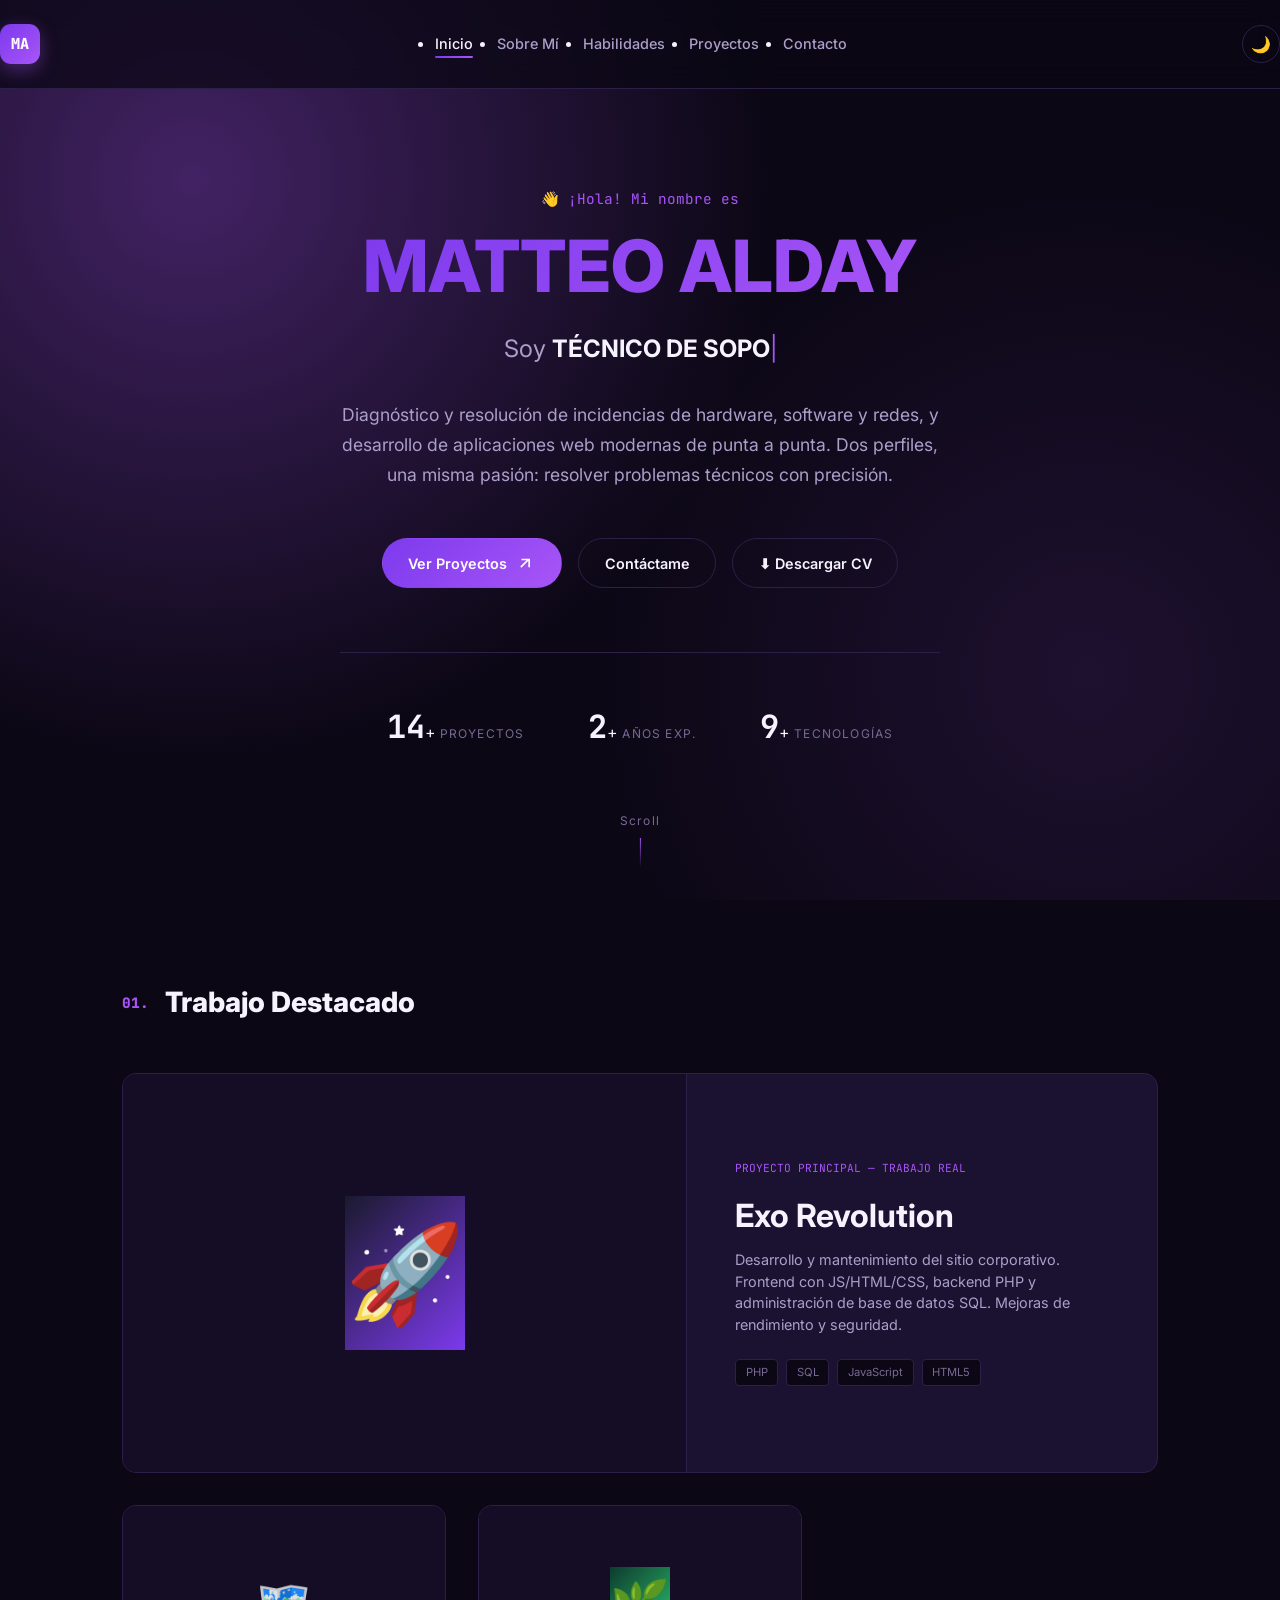
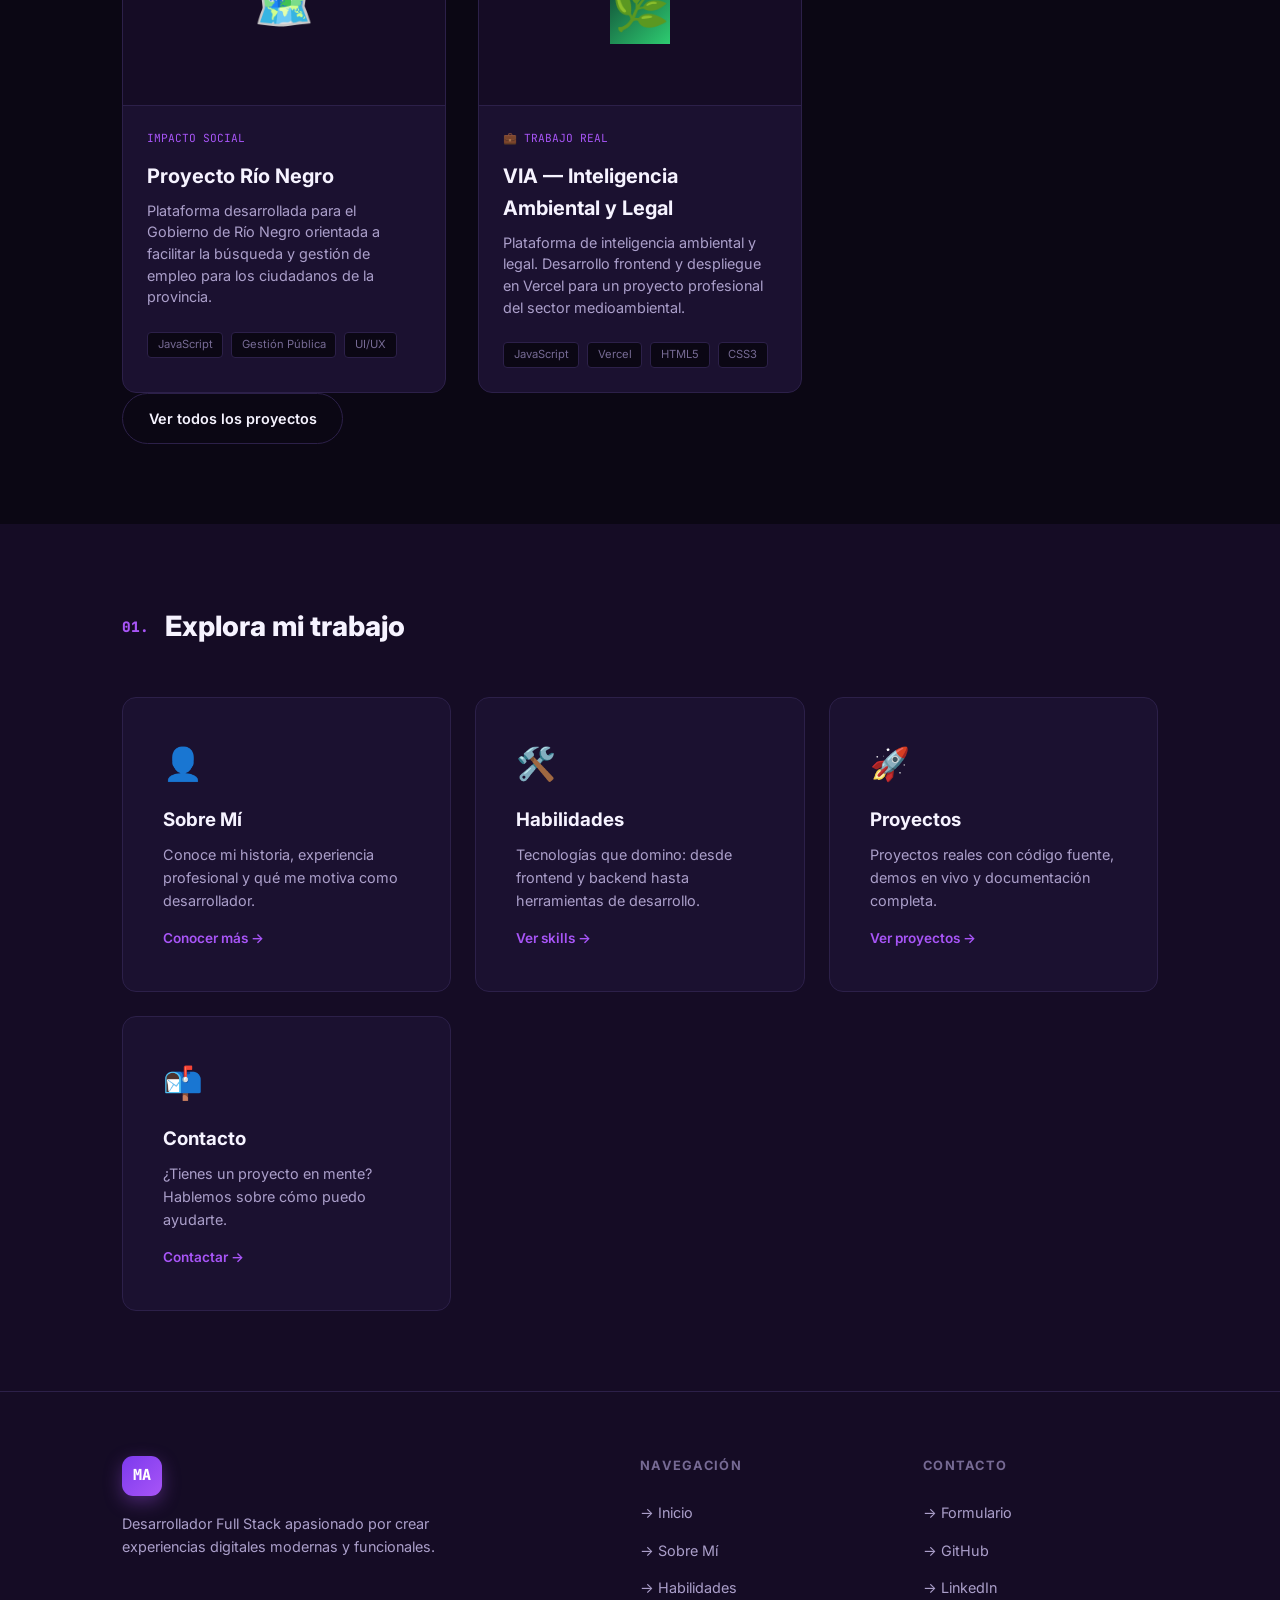
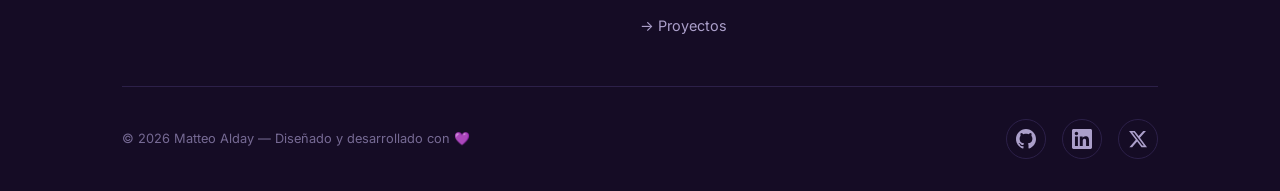
<file: index.html>
<!DOCTYPE html>
<html lang="es">

<head>
    <meta charset="UTF-8">
    <meta name="viewport" content="width=device-width, initial-scale=1.0">
    <meta name="description"
        content="Portafolio profesional de Matteo Alday: Técnico de Soporte IT e Infraestructura y Desarrollador Full Stack. Proyectos reales, habilidades técnicas y experiencia comprobada.">
    <meta name="keywords" content="soporte tecnico, soporte IT, infraestructura, redes, cisco, desarrollador web, full stack, frontend, backend, portafolio, programador">
    <meta name="author" content="Matteo Alday">
    <meta property="og:title" content="Matteo Alday | Soporte IT & Desarrollador Full Stack">
    <meta property="og:description" content="Explora mis proyectos, habilidades de soporte técnico / infraestructura y experiencia en desarrollo web.">
    <meta property="og:type" content="website">
    <title>Matteo Alday | Soporte IT & Desarrollador Full Stack</title>
    <link rel="preconnect" href="https://fonts.googleapis.com">
    <link rel="preconnect" href="https://fonts.gstatic.com" crossorigin>
    <link
        href="https://fonts.googleapis.com/css2?family=Inter:wght@300;400;500;600;700;800;900&family=JetBrains+Mono:wght@400;700&display=swap"
        rel="stylesheet">
    <link rel="stylesheet" href="css/global.css">
    <link rel="stylesheet" href="css/pages.css">
</head>

<body>
    <div class="scroll-progress" id="scrollProgress"></div>

    <!-- Navigation -->
    <nav class="navbar" id="navbar">
        <div class="nav-container">
            <a href="index.html" class="nav-logo"><span class="logo-mark">MA</span></a>
            <ul class="nav-links" id="navLinks">
                <li><a href="index.html" class="nav-link active">Inicio</a></li>
                <li><a href="pages/about.html" class="nav-link">Sobre Mí</a></li>
                <li><a href="pages/skills.html" class="nav-link">Habilidades</a></li>
                <li><a href="pages/projects.html" class="nav-link">Proyectos</a></li>
                <li><a href="pages/contact.html" class="nav-link">Contacto</a></li>
            </ul>
            <div class="nav-actions">
                <button class="theme-toggle" id="themeToggle" aria-label="Cambiar tema">
                    <span class="theme-icon">🌙</span>
                </button>
                <button class="nav-hamburger" id="navHamburger" aria-label="Menú">
                    <span></span><span></span><span></span>
                </button>
            </div>
        </div>
    </nav>

    <!-- Hero Section -->
    <section class="hero" id="inicio">
        <div class="hero-particles" id="heroParticles"></div>
        <div class="hero-content">
            <p class="hero-greeting">👋 ¡Hola! Mi nombre es</p>
            <h1 class="hero-name">MATTEO ALDAY</h1>
            <h2 class="hero-title">
                Soy <span class="typewriter" id="typewriter"></span><span
                    class="cursor">|</span>
            </h2>
            <p class="hero-description">
                Diagnóstico y resolución de incidencias de hardware, software y redes, y desarrollo de
                aplicaciones web modernas de punta a punta. Dos perfiles, una misma pasión: resolver problemas
                técnicos con precisión.
            </p>
            <div class="hero-cta">
                <a href="pages/projects.html" class="btn btn-primary">
                    <span>Ver Proyectos</span>
                    <svg width="20" height="20" viewBox="0 0 24 24" fill="none" stroke="currentColor" stroke-width="2">
                        <path d="M7 17l9.2-9.2M17 17V7.8H7.8" />
                    </svg>
                </a>
                <a href="pages/contact.html" class="btn btn-outline">Contáctame</a>
                <a href="assets/CV_Matteo_Alday.pdf" class="btn btn-outline" download>⬇ Descargar CV</a>
            </div>
            <div class="hero-stats">
                <div class="stat">
                    <span class="stat-number" data-count="15">0</span>+
                    <span class="stat-label">Proyectos</span>
                </div>
                <div class="stat">
                    <span class="stat-number" data-count="3">0</span>+
                    <span class="stat-label">Años Exp.</span>
                </div>
                <div class="stat">
                    <span class="stat-number" data-count="10">0</span>+
                    <span class="stat-label">Tecnologías</span>
                </div>
            </div>
        </div>
        <div class="hero-scroll-indicator">
            <span>Scroll</span>
            <div class="scroll-line"></div>
        </div>
    </section>

    <!-- Featured Projects Section -->
    <section class="section">
        <div class="container">
            <h2 class="section-title reveal">
                <span class="section-number">01.</span> Trabajo Destacado
            </h2>
            <div class="projects-grid">

                <!-- PROYECTO PRINCIPAL: Exo Revolution -->
                <div class="project-card featured reveal">
                    <a href="https://exorevolution.com" target="_blank">
                        <div class="project-image">
                            <div class="project-image-placeholder" style="background: linear-gradient(135deg, #1a1a2e, #7c3aed);">
                                <span>🚀</span>
                            </div>
                            <div class="project-overlay">
                                <span style="color: white; font-weight: 600;">Ver Sitio en Vivo</span>
                            </div>
                        </div>
                    </a>
                    <div class="project-info">
                        <span class="project-category-tag">Proyecto Principal — Trabajo Real</span>
                        <a href="https://exorevolution.com" target="_blank"><h3 class="project-name">Exo Revolution</h3></a>
                        <p class="project-description">Desarrollo y mantenimiento del sitio corporativo. Frontend con JS/HTML/CSS, backend PHP y administración de base de datos SQL. Mejoras de rendimiento y seguridad.</p>
                        <div class="project-tech"><span>PHP</span><span>SQL</span><span>JavaScript</span><span>HTML5</span></div>
                    </div>
                </div>

                <!-- PROYECTO: Río Negro -->
                <div class="project-card reveal">
                    <a href="https://mateoalday.github.io/ProyectoRioNegro/" target="_blank">
                        <div class="project-image">
                            <span>🗺️</span>
                            <div class="project-overlay">
                                <div class="project-overlay-actions">
                                    <span class="project-link" title="Ver Demo">
                                        <svg width="22" height="22" viewBox="0 0 24 24" fill="none" stroke="currentColor" stroke-width="2">
                                            <path d="M18 13v6a2 2 0 01-2 2H5a2 2 0 01-2-2V8a2 2 0 012-2h6" />
                                            <polyline points="15 3 21 3 21 9" />
                                            <line x1="10" y1="14" x2="21" y2="3" />
                                        </svg>
                                    </span>
                                </div>
                            </div>
                        </div>
                    </a>
                    <div class="project-info">
                        <span class="project-category-tag">Impacto Social</span>
                        <a href="https://mateoalday.github.io/ProyectoRioNegro/" target="_blank">
                            <h3 class="project-name">Proyecto Río Negro</h3>
                        </a>
                        <p class="project-description">Plataforma desarrollada para el Gobierno de Río Negro orientada a facilitar la búsqueda y gestión de empleo para los ciudadanos de la provincia.</p>
                        <div class="project-tech">
                            <span>JavaScript</span>
                            <span>Gestión Pública</span>
                            <span>UI/UX</span>
                        </div>
                    </div>
                </div>

                <!-- PROYECTO: VIA — Inteligencia Ambiental y Legal -->
                <div class="project-card reveal">
                    <a href="https://projectovia.vercel.app/" target="_blank">
                        <div class="project-image">
                            <div class="project-image-placeholder"
                                style="background: linear-gradient(135deg, #0d3b2e, #2ecc71);">
                                <span>🌿</span>
                            </div>
                            <div class="project-overlay">
                                <span style="color: white; font-weight: 600;">Ver Sitio en Vivo</span>
                            </div>
                        </div>
                    </a>
                    <div class="project-info">
                        <span class="project-category-tag">💼 Trabajo Real</span>
                        <a href="https://projectovia.vercel.app/" target="_blank">
                            <h3 class="project-name">VIA — Inteligencia Ambiental y Legal</h3>
                        </a>
                        <p class="project-description">Plataforma de inteligencia ambiental y legal. Desarrollo frontend y despliegue en Vercel para un proyecto profesional del sector medioambiental.</p>
                        <div class="project-tech"><span>JavaScript</span><span>Vercel</span><span>HTML5</span><span>CSS3</span></div>
                    </div>
                </div>


            </div>
            <div class="text-center mt-4">
                <a href="pages/projects.html" class="btn btn-outline">Ver todos los proyectos</a>
            </div>
        </div>
    </section>

    <!-- Preview Sections -->
    <section class="section section-alt">
        <div class="container">
            <h2 class="section-title reveal">
                <span class="section-number">01.</span> Explora mi trabajo
            </h2>
            <div class="preview-grid">
                <a href="pages/about.html" class="preview-card reveal">
                    <div class="preview-card-icon">👤</div>
                    <h3>Sobre Mí</h3>
                    <p>Conoce mi historia, experiencia profesional y qué me motiva como desarrollador.</p>
                    <span class="preview-card-link">Conocer más →</span>
                </a>
                <a href="pages/skills.html" class="preview-card reveal">
                    <div class="preview-card-icon">🛠️</div>
                    <h3>Habilidades</h3>
                    <p>Tecnologías que domino: desde frontend y backend hasta herramientas de desarrollo.</p>
                    <span class="preview-card-link">Ver skills →</span>
                </a>
                <a href="pages/projects.html" class="preview-card reveal">
                    <div class="preview-card-icon">🚀</div>
                    <h3>Proyectos</h3>
                    <p>Proyectos reales con código fuente, demos en vivo y documentación completa.</p>
                    <span class="preview-card-link">Ver proyectos →</span>
                </a>
                <a href="pages/contact.html" class="preview-card reveal">
                    <div class="preview-card-icon">📬</div>
                    <h3>Contacto</h3>
                    <p>¿Tienes un proyecto en mente? Hablemos sobre cómo puedo ayudarte.</p>
                    <span class="preview-card-link">Contactar →</span>
                </a>
            </div>
        </div>
    </section>

    <!-- Footer -->
    <footer class="footer">
        <div class="container">
            <div class="footer-grid">
                <div class="footer-brand">
                    <a href="index.html" class="footer-logo"><span class="logo-mark">MA</span></a>
                    <p>Desarrollador Full Stack apasionado por crear experiencias digitales modernas y funcionales.</p>
                </div>
                <div class="footer-column">
                    <h4>Navegación</h4>
                    <ul>
                        <li><a href="index.html">→ Inicio</a></li>
                        <li><a href="pages/about.html">→ Sobre Mí</a></li>
                        <li><a href="pages/skills.html">→ Habilidades</a></li>
                        <li><a href="pages/projects.html">→ Proyectos</a></li>
                    </ul>
                </div>
                <div class="footer-column">
                    <h4>Contacto</h4>
                    <ul>
                        <li><a href="pages/contact.html">→ Formulario</a></li>
                        <li><a href="https://github.com/mateoalday" target="_blank" rel="noopener">→ GitHub</a></li>
                        <li><a href="https://linkedin.com/in/mateo-alday" target="_blank" rel="noopener">→ LinkedIn</a></li>
                    </ul>
                </div>
            </div>
            <div class="footer-bottom">
                <p class="footer-copyright">&copy; 2026 Matteo Alday — Diseñado y desarrollado con 💜</p>
                <div class="footer-social">
                    <a href="https://github.com/mateoalday" class="social-link" aria-label="GitHub" target="_blank" rel="noopener">
                        <svg width="20" height="20" viewBox="0 0 24 24" fill="currentColor">
                            <path
                                d="M12 0c-6.626 0-12 5.373-12 12 0 5.302 3.438 9.8 8.207 11.387.599.111.793-.261.793-.577v-2.234c-3.338.726-4.033-1.416-4.033-1.416-.546-1.387-1.333-1.756-1.333-1.756-1.089-.745.083-.729.083-.729 1.205.084 1.839 1.237 1.839 1.237 1.07 1.834 2.807 1.304 3.492.997.107-.775.418-1.305.762-1.604-2.665-.305-5.467-1.334-5.467-5.931 0-1.311.469-2.381 1.236-3.221-.124-.303-.535-1.524.117-3.176 0 0 1.008-.322 3.301 1.23.957-.266 1.983-.399 3.003-.404 1.02.005 2.047.138 3.006.404 2.291-1.552 3.297-1.23 3.297-1.23.653 1.653.242 2.874.118 3.176.77.84 1.235 1.911 1.235 3.221 0 4.609-2.807 5.624-5.479 5.921.43.372.823 1.102.823 2.222v3.293c0 .319.192.694.801.576 4.765-1.589 8.199-6.086 8.199-11.386 0-6.627-5.373-12-12-12z" />
                        </svg>
                    </a>
                    <a href="https://linkedin.com/in/mateo-alday" class="social-link" aria-label="LinkedIn" target="_blank"
                        rel="noopener">
                        <svg width="20" height="20" viewBox="0 0 24 24" fill="currentColor">
                            <path
                                d="M20.447 20.452h-3.554v-5.569c0-1.328-.027-3.037-1.852-3.037-1.853 0-2.136 1.445-2.136 2.939v5.667H9.351V9h3.414v1.561h.046c.477-.9 1.637-1.85 3.37-1.85 3.601 0 4.267 2.37 4.267 5.455v6.286zM5.337 7.433c-1.144 0-2.063-.926-2.063-2.065 0-1.138.92-2.063 2.063-2.063 1.14 0 2.064.925 2.064 2.063 0 1.139-.925 2.065-2.064 2.065zm1.782 13.019H3.555V9h3.564v11.452zM22.225 0H1.771C.792 0 0 .774 0 1.729v20.542C0 23.227.792 24 1.771 24h20.451C23.2 24 24 23.227 24 22.271V1.729C24 .774 23.2 0 22.222 0h.003z" />
                        </svg>
                    </a>
                    <a href="https://twitter.com" class="social-link" aria-label="Twitter / X" target="_blank"
                        rel="noopener">
                        <svg width="20" height="20" viewBox="0 0 24 24" fill="currentColor">
                            <path
                                d="M18.244 2.25h3.308l-7.227 8.26 8.502 11.24H16.17l-5.214-6.817L4.99 21.75H1.68l7.73-8.835L1.254 2.25H8.08l4.713 6.231zm-1.161 17.52h1.833L7.084 4.126H5.117z" />
                        </svg>
                    </a>
                </div>
            </div>
        </div>
    </footer>

    <script src="js/global.js"></script>
    <script src="js/pages.js"></script>
</body>

</html>
</file>
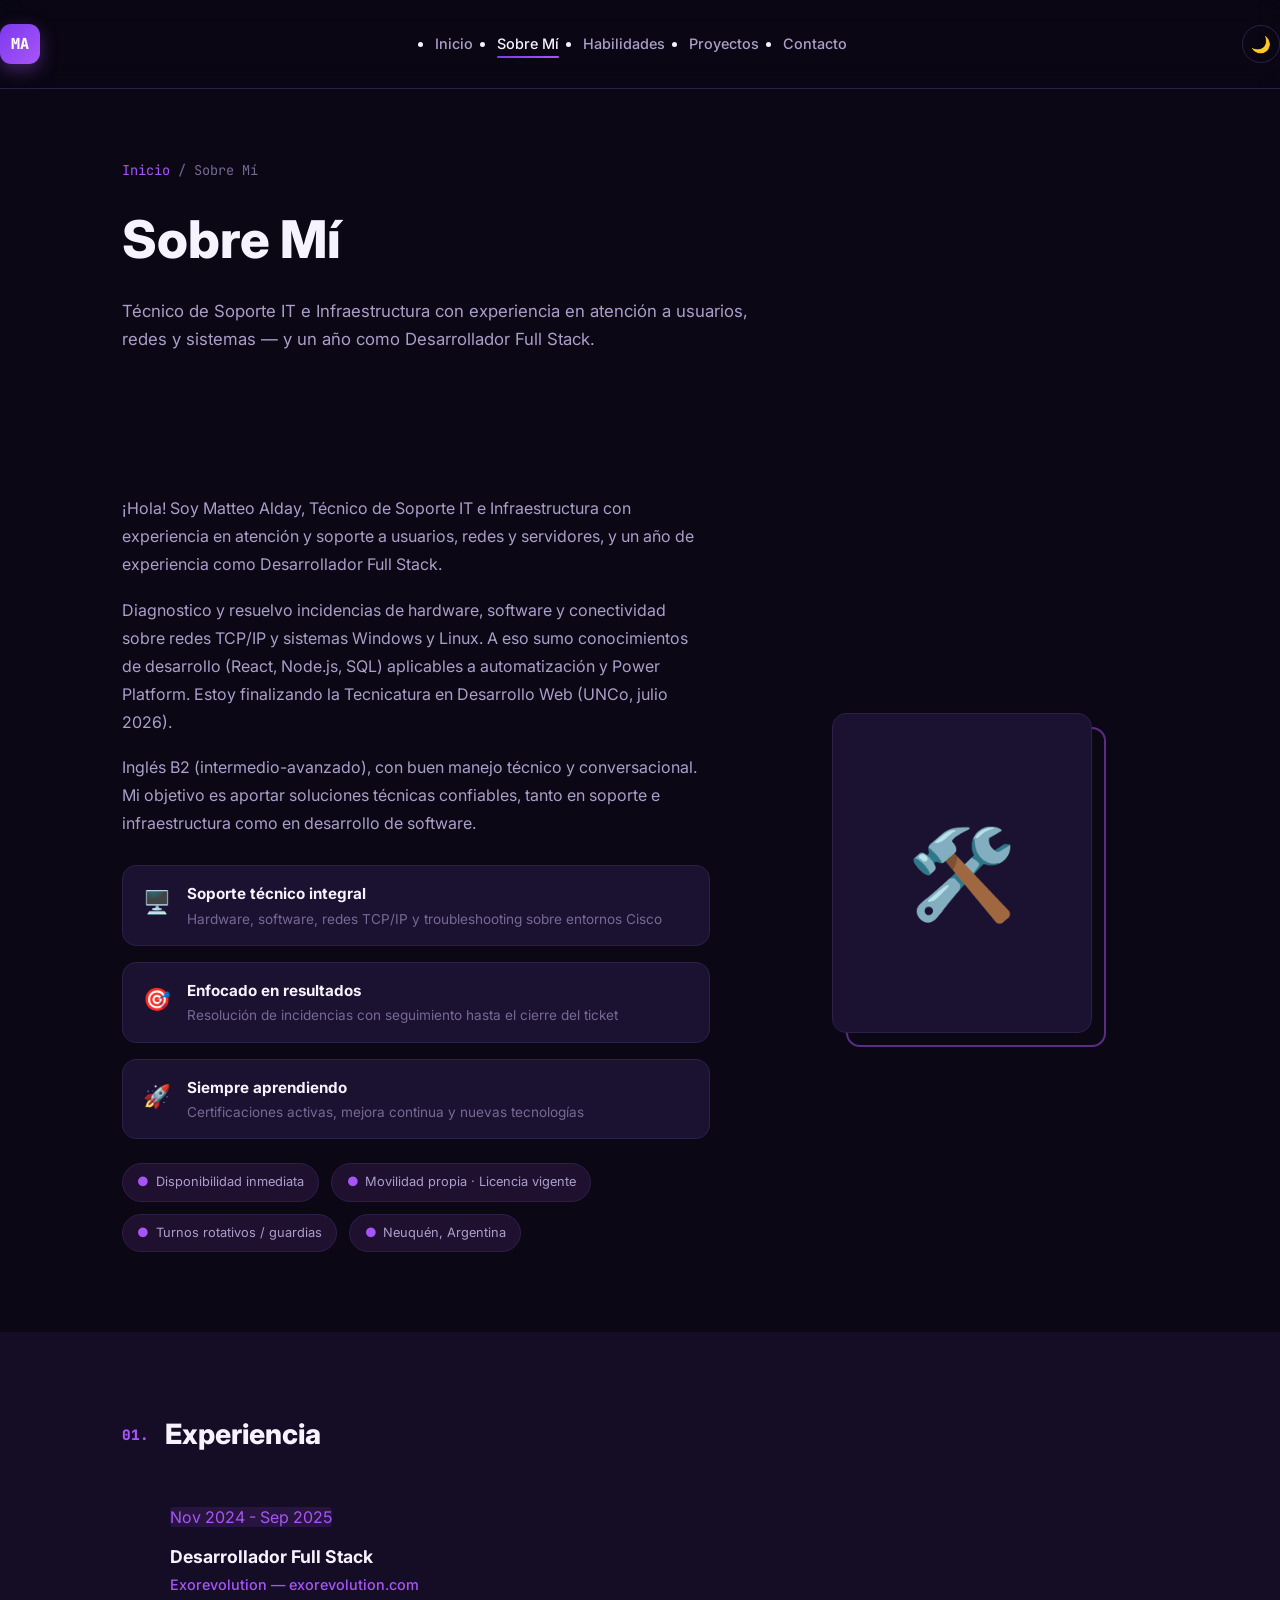
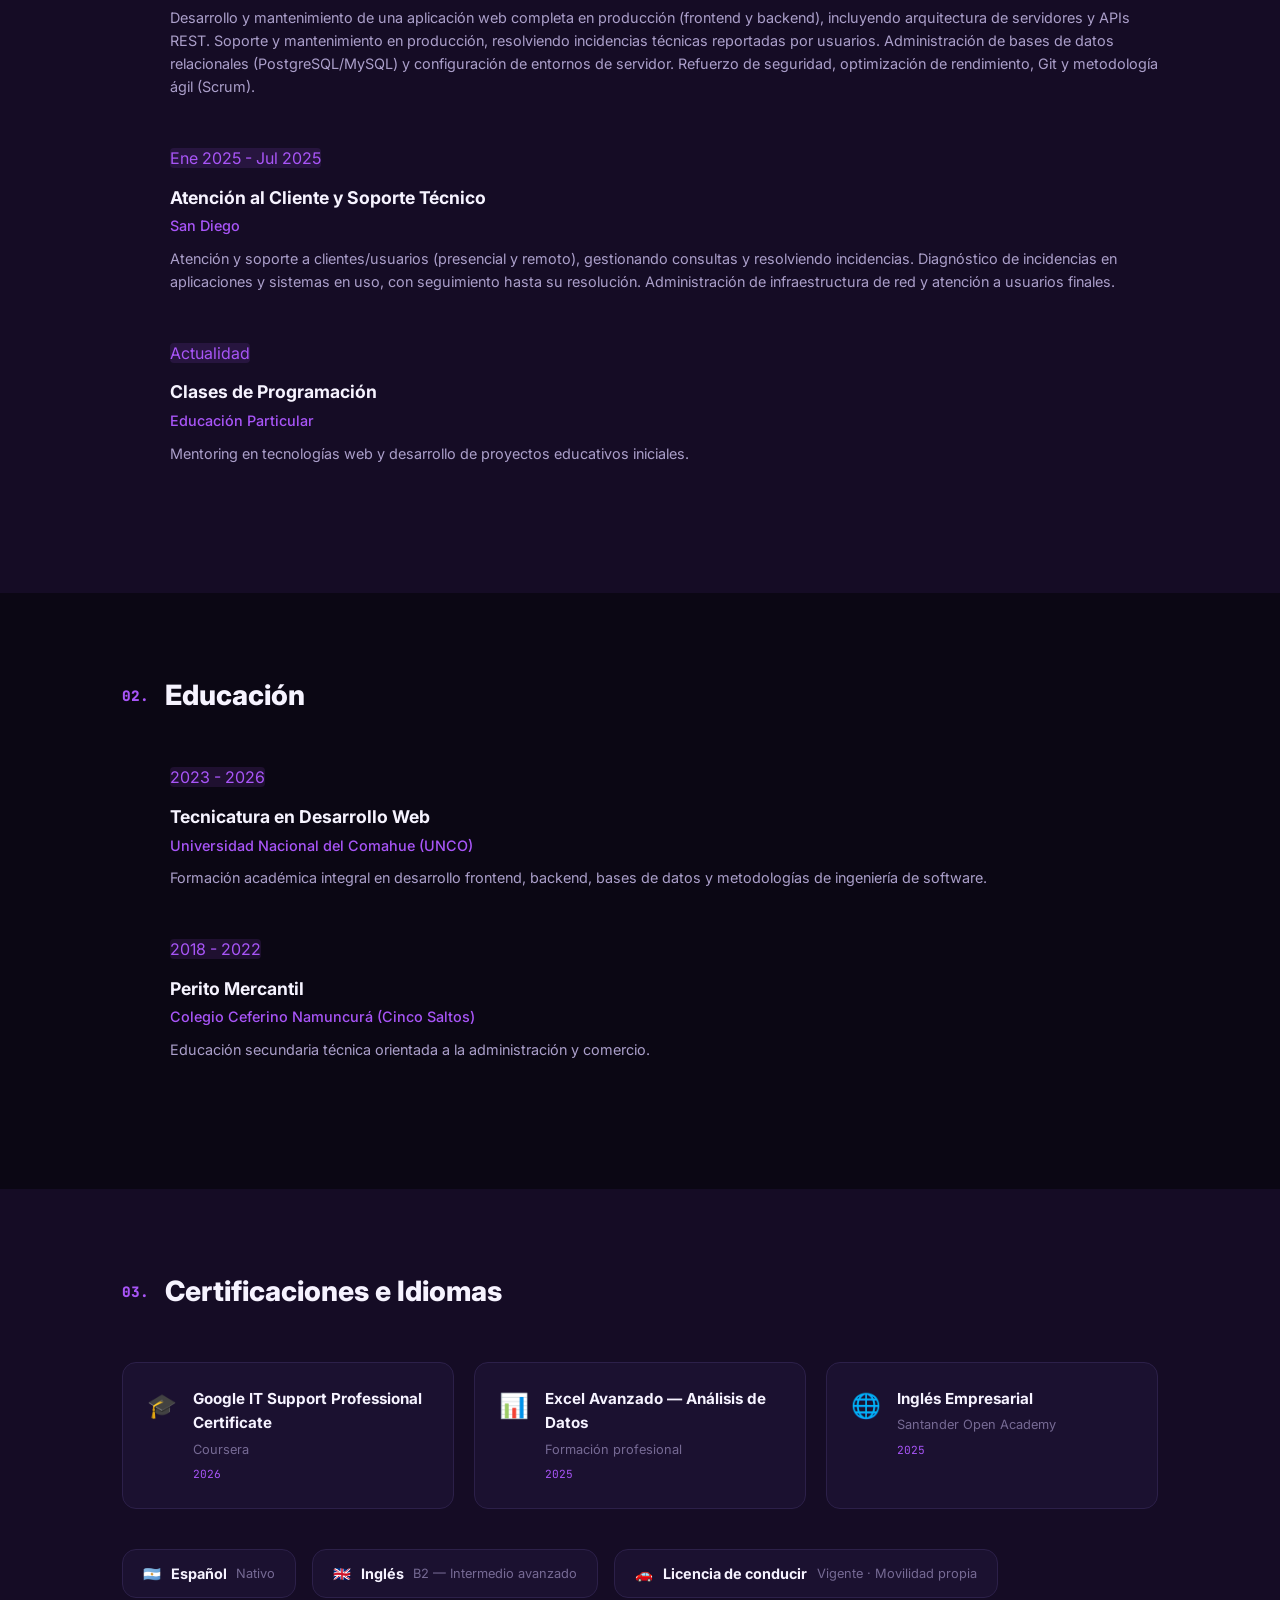
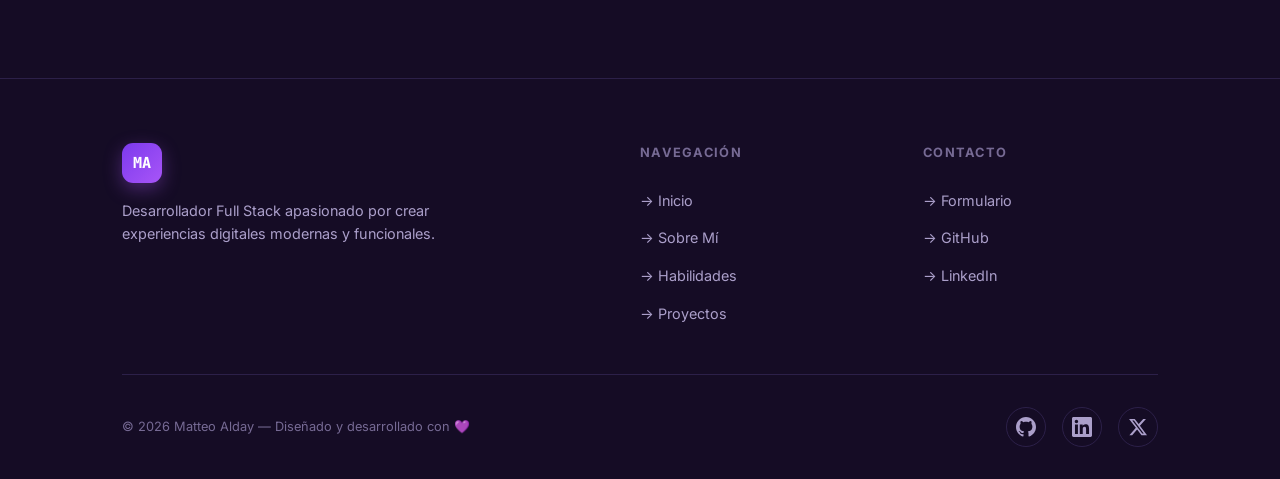
<file: pages/about.html>
<!DOCTYPE html>
<html lang="es">
<head>
    <meta charset="UTF-8">
    <meta name="viewport" content="width=device-width, initial-scale=1.0">
    <meta name="description" content="Conoce mi trayectoria como Técnico de Soporte IT e Infraestructura y Desarrollador Full Stack: experiencia, certificaciones y educación.">
    <title>Sobre Mí | Matteo Alday</title>
    <link rel="preconnect" href="https://fonts.googleapis.com">
    <link rel="preconnect" href="https://fonts.gstatic.com" crossorigin>
    <link href="https://fonts.googleapis.com/css2?family=Inter:wght@300;400;500;600;700;800;900&family=JetBrains+Mono:wght@400;700&display=swap" rel="stylesheet">
    <link rel="stylesheet" href="../css/global.css">
    <link rel="stylesheet" href="../css/pages.css">
</head>
<body>
    <div class="scroll-progress" id="scrollProgress"></div>

    <nav class="navbar" id="navbar">
        <div class="nav-container">
            <a href="../index.html" class="nav-logo"><span class="logo-mark">MA</span></a>
            <ul class="nav-links" id="navLinks">
                <li><a href="../index.html" class="nav-link">Inicio</a></li>
                <li><a href="about.html" class="nav-link active">Sobre Mí</a></li>
                <li><a href="skills.html" class="nav-link">Habilidades</a></li>
                <li><a href="projects.html" class="nav-link">Proyectos</a></li>
                <li><a href="contact.html" class="nav-link">Contacto</a></li>
            </ul>
            <div class="nav-actions">
                <button class="theme-toggle" id="themeToggle" aria-label="Cambiar tema"><span class="theme-icon">🌙</span></button>
                <button class="nav-hamburger" id="navHamburger" aria-label="Menú"><span></span><span></span><span></span></button>
            </div>
        </div>
    </nav>

    <!-- Page Header -->
    <header class="page-header">
        <div class="container">
            <div class="page-header-content">
                <div class="page-breadcrumb">
                    <a href="../index.html">Inicio</a>
                    <span class="separator">/</span>
                    <span>Sobre Mí</span>
                </div>
                <h1 class="page-title">Sobre Mí</h1>
                <p class="page-subtitle">Técnico de Soporte IT e Infraestructura con experiencia en atención a usuarios, redes y sistemas — y un año como Desarrollador Full Stack.</p>
            </div>
        </div>
    </header>

    <!-- Bio Section -->
    <section class="section">
        <div class="container">
            <div class="about-grid reveal">
                <div class="about-text">
                    <p>¡Hola! Soy Matteo Alday, Técnico de Soporte IT e Infraestructura con experiencia en atención y soporte a usuarios, redes y servidores, y un año de experiencia como Desarrollador Full Stack.</p>
                    <p>Diagnostico y resuelvo incidencias de hardware, software y conectividad sobre redes TCP/IP y sistemas Windows y Linux. A eso sumo conocimientos de desarrollo (React, Node.js, SQL) aplicables a automatización y Power Platform. Estoy finalizando la Tecnicatura en Desarrollo Web (UNCo, julio 2026).</p>
                    <p>Inglés B2 (intermedio-avanzado), con buen manejo técnico y conversacional. Mi objetivo es aportar soluciones técnicas confiables, tanto en soporte e infraestructura como en desarrollo de software.</p>
                    <div class="about-highlights">
                        <div class="highlight-item">
                            <span class="highlight-icon">🖥️</span>
                            <div>
                                <strong>Soporte técnico integral</strong>
                                <p>Hardware, software, redes TCP/IP y troubleshooting sobre entornos Cisco</p>
                            </div>
                        </div>
                        <div class="highlight-item">
                            <span class="highlight-icon">🎯</span>
                            <div>
                                <strong>Enfocado en resultados</strong>
                                <p>Resolución de incidencias con seguimiento hasta el cierre del ticket</p>
                            </div>
                        </div>
                        <div class="highlight-item">
                            <span class="highlight-icon">🚀</span>
                            <div>
                                <strong>Siempre aprendiendo</strong>
                                <p>Certificaciones activas, mejora continua y nuevas tecnologías</p>
                            </div>
                        </div>
                    </div>
                    <div class="info-strip">
                        <span class="info-chip"><span class="dot">●</span> Disponibilidad inmediata</span>
                        <span class="info-chip"><span class="dot">●</span> Movilidad propia · Licencia vigente</span>
                        <span class="info-chip"><span class="dot">●</span> Turnos rotativos / guardias</span>
                        <span class="info-chip"><span class="dot">●</span> Neuquén, Argentina</span>
                    </div>
                </div>
                <div class="about-image">
                    <div class="about-image-wrapper">
                        <div class="about-image-placeholder"><span>🛠️</span></div>
                        <div class="about-image-border"></div>
                    </div>
                </div>
            </div>
        </div>
    </section>

    <!-- Experience Timeline -->
    <section class="section section-alt">
        <div class="container">
            <h2 class="section-title reveal">
                <span class="section-number">01.</span> Experiencia
            </h2>
            <div class="timeline reveal">
                <div class="timeline-item">
                    <span class="timeline-date">Nov 2024 - Sep 2025</span>
                    <h3>Desarrollador Full Stack</h3>
                    <h4>Exorevolution — exorevolution.com</h4>
                    <p>Desarrollo y mantenimiento de una aplicación web completa en producción (frontend y backend), incluyendo arquitectura de servidores y APIs REST. Soporte y mantenimiento en producción, resolviendo incidencias técnicas reportadas por usuarios. Administración de bases de datos relacionales (PostgreSQL/MySQL) y configuración de entornos de servidor. Refuerzo de seguridad, optimización de rendimiento, Git y metodología ágil (Scrum).</p>
                </div>
                <div class="timeline-item">
                    <span class="timeline-date">Ene 2025 - Jul 2025</span>
                    <h3>Atención al Cliente y Soporte Técnico</h3>
                    <h4>San Diego</h4>
                    <p>Atención y soporte a clientes/usuarios (presencial y remoto), gestionando consultas y resolviendo incidencias. Diagnóstico de incidencias en aplicaciones y sistemas en uso, con seguimiento hasta su resolución. Administración de infraestructura de red y atención a usuarios finales.</p>
                </div>
                <div class="timeline-item">
                    <span class="timeline-date">Actualidad</span>
                    <h3>Clases de Programación</h3>
                    <h4>Educación Particular</h4>
                    <p>Mentoring en tecnologías web y desarrollo de proyectos educativos iniciales.</p>
                </div>
            </div>
        </div>
    </section>

    <!-- Education Timeline -->
    <section class="section">
        <div class="container">
            <h2 class="section-title reveal">
                <span class="section-number">02.</span> Educación
            </h2>
            <div class="timeline reveal">
                <div class="timeline-item">
                    <span class="timeline-date">2023 - 2026</span>
                    <h3>Tecnicatura en Desarrollo Web</h3>
                    <h4>Universidad Nacional del Comahue (UNCO)</h4>
                    <p>Formación académica integral en desarrollo frontend, backend, bases de datos y metodologías de ingeniería de software.</p>
                </div>
                <div class="timeline-item">
                    <span class="timeline-date">2018 - 2022</span>
                    <h3>Perito Mercantil</h3>
                    <h4>Colegio Ceferino Namuncurá (Cinco Saltos)</h4>
                    <p>Educación secundaria técnica orientada a la administración y comercio.</p>
                </div>
            </div>
        </div>
    </section>

    <!-- Certifications & Languages -->
    <section class="section section-alt">
        <div class="container">
            <h2 class="section-title reveal">
                <span class="section-number">03.</span> Certificaciones e Idiomas
            </h2>
            <div class="cert-grid reveal">
                <div class="cert-card">
                    <span class="cert-icon">🎓</span>
                    <div>
                        <h4>Google IT Support Professional Certificate</h4>
                        <p>Coursera</p>
                        <span class="cert-date">2026</span>
                    </div>
                </div>
                <div class="cert-card">
                    <span class="cert-icon">📊</span>
                    <div>
                        <h4>Excel Avanzado — Análisis de Datos</h4>
                        <p>Formación profesional</p>
                        <span class="cert-date">2025</span>
                    </div>
                </div>
                <div class="cert-card">
                    <span class="cert-icon">🌐</span>
                    <div>
                        <h4>Inglés Empresarial</h4>
                        <p>Santander Open Academy</p>
                        <span class="cert-date">2025</span>
                    </div>
                </div>
            </div>
            <div class="lang-grid reveal">
                <div class="lang-badge">🇦🇷 <strong>Español</strong><span>Nativo</span></div>
                <div class="lang-badge">🇬🇧 <strong>Inglés</strong><span>B2 — Intermedio avanzado</span></div>
                <div class="lang-badge">🚗 <strong>Licencia de conducir</strong><span>Vigente · Movilidad propia</span></div>
            </div>
        </div>
    </section>

    <!-- Footer -->
    <footer class="footer">
        <div class="container">
            <div class="footer-grid">
                <div class="footer-brand">
                    <a href="../index.html" class="footer-logo"><span class="logo-mark">MA</span></a>
                    <p>Desarrollador Full Stack apasionado por crear experiencias digitales modernas y funcionales.</p>
                </div>
                <div class="footer-column">
                    <h4>Navegación</h4>
                    <ul>
                        <li><a href="../index.html">→ Inicio</a></li>
                        <li><a href="about.html">→ Sobre Mí</a></li>
                        <li><a href="skills.html">→ Habilidades</a></li>
                        <li><a href="projects.html">→ Proyectos</a></li>
                    </ul>
                </div>
                <div class="footer-column">
                    <h4>Contacto</h4>
                    <ul>
                        <li><a href="contact.html">→ Formulario</a></li>
                        <li><a href="https://github.com/mateoalday" target="_blank" rel="noopener">→ GitHub</a></li>
                        <li><a href="https://linkedin.com/in/mateo-alday" target="_blank" rel="noopener">→ LinkedIn</a></li>
                    </ul>
                </div>
            </div>
            <div class="footer-bottom">
                <p class="footer-copyright">&copy; 2026 Matteo Alday — Diseñado y desarrollado con 💜</p>
                <div class="footer-social">
                    <a href="https://github.com/mateoalday" class="social-link" aria-label="GitHub" target="_blank" rel="noopener"><svg width="20" height="20" viewBox="0 0 24 24" fill="currentColor"><path d="M12 0c-6.626 0-12 5.373-12 12 0 5.302 3.438 9.8 8.207 11.387.599.111.793-.261.793-.577v-2.234c-3.338.726-4.033-1.416-4.033-1.416-.546-1.387-1.333-1.756-1.333-1.756-1.089-.745.083-.729.083-.729 1.205.084 1.839 1.237 1.839 1.237 1.07 1.834 2.807 1.304 3.492.997.107-.775.418-1.305.762-1.604-2.665-.305-5.467-1.334-5.467-5.931 0-1.311.469-2.381 1.236-3.221-.124-.303-.535-1.524.117-3.176 0 0 1.008-.322 3.301 1.23.957-.266 1.983-.399 3.003-.404 1.02.005 2.047.138 3.006.404 2.291-1.552 3.297-1.23 3.297-1.23.653 1.653.242 2.874.118 3.176.77.84 1.235 1.911 1.235 3.221 0 4.609-2.807 5.624-5.479 5.921.43.372.823 1.102.823 2.222v3.293c0 .319.192.694.801.576 4.765-1.589 8.199-6.086 8.199-11.386 0-6.627-5.373-12-12-12z"/></svg></a>
                    <a href="https://linkedin.com/in/mateo-alday" class="social-link" aria-label="LinkedIn" target="_blank" rel="noopener"><svg width="20" height="20" viewBox="0 0 24 24" fill="currentColor"><path d="M20.447 20.452h-3.554v-5.569c0-1.328-.027-3.037-1.852-3.037-1.853 0-2.136 1.445-2.136 2.939v5.667H9.351V9h3.414v1.561h.046c.477-.9 1.637-1.85 3.37-1.85 3.601 0 4.267 2.37 4.267 5.455v6.286zM5.337 7.433c-1.144 0-2.063-.926-2.063-2.065 0-1.138.92-2.063 2.063-2.063 1.14 0 2.064.925 2.064 2.063 0 1.139-.925 2.065-2.064 2.065zm1.782 13.019H3.555V9h3.564v11.452zM22.225 0H1.771C.792 0 0 .774 0 1.729v20.542C0 23.227.792 24 1.771 24h20.451C23.2 24 24 23.227 24 22.271V1.729C24 .774 23.2 0 22.222 0h.003z"/></svg></a>
                    <a href="https://twitter.com" class="social-link" aria-label="Twitter / X" target="_blank" rel="noopener"><svg width="20" height="20" viewBox="0 0 24 24" fill="currentColor"><path d="M18.244 2.25h3.308l-7.227 8.26 8.502 11.24H16.17l-5.214-6.817L4.99 21.75H1.68l7.73-8.835L1.254 2.25H8.08l4.713 6.231zm-1.161 17.52h1.833L7.084 4.126H5.117z"/></svg></a>
                </div>
            </div>
        </div>
    </footer>

    <script src="../js/global.js"></script>
    <script src="../js/pages.js"></script>
</body>
</html>
</file>
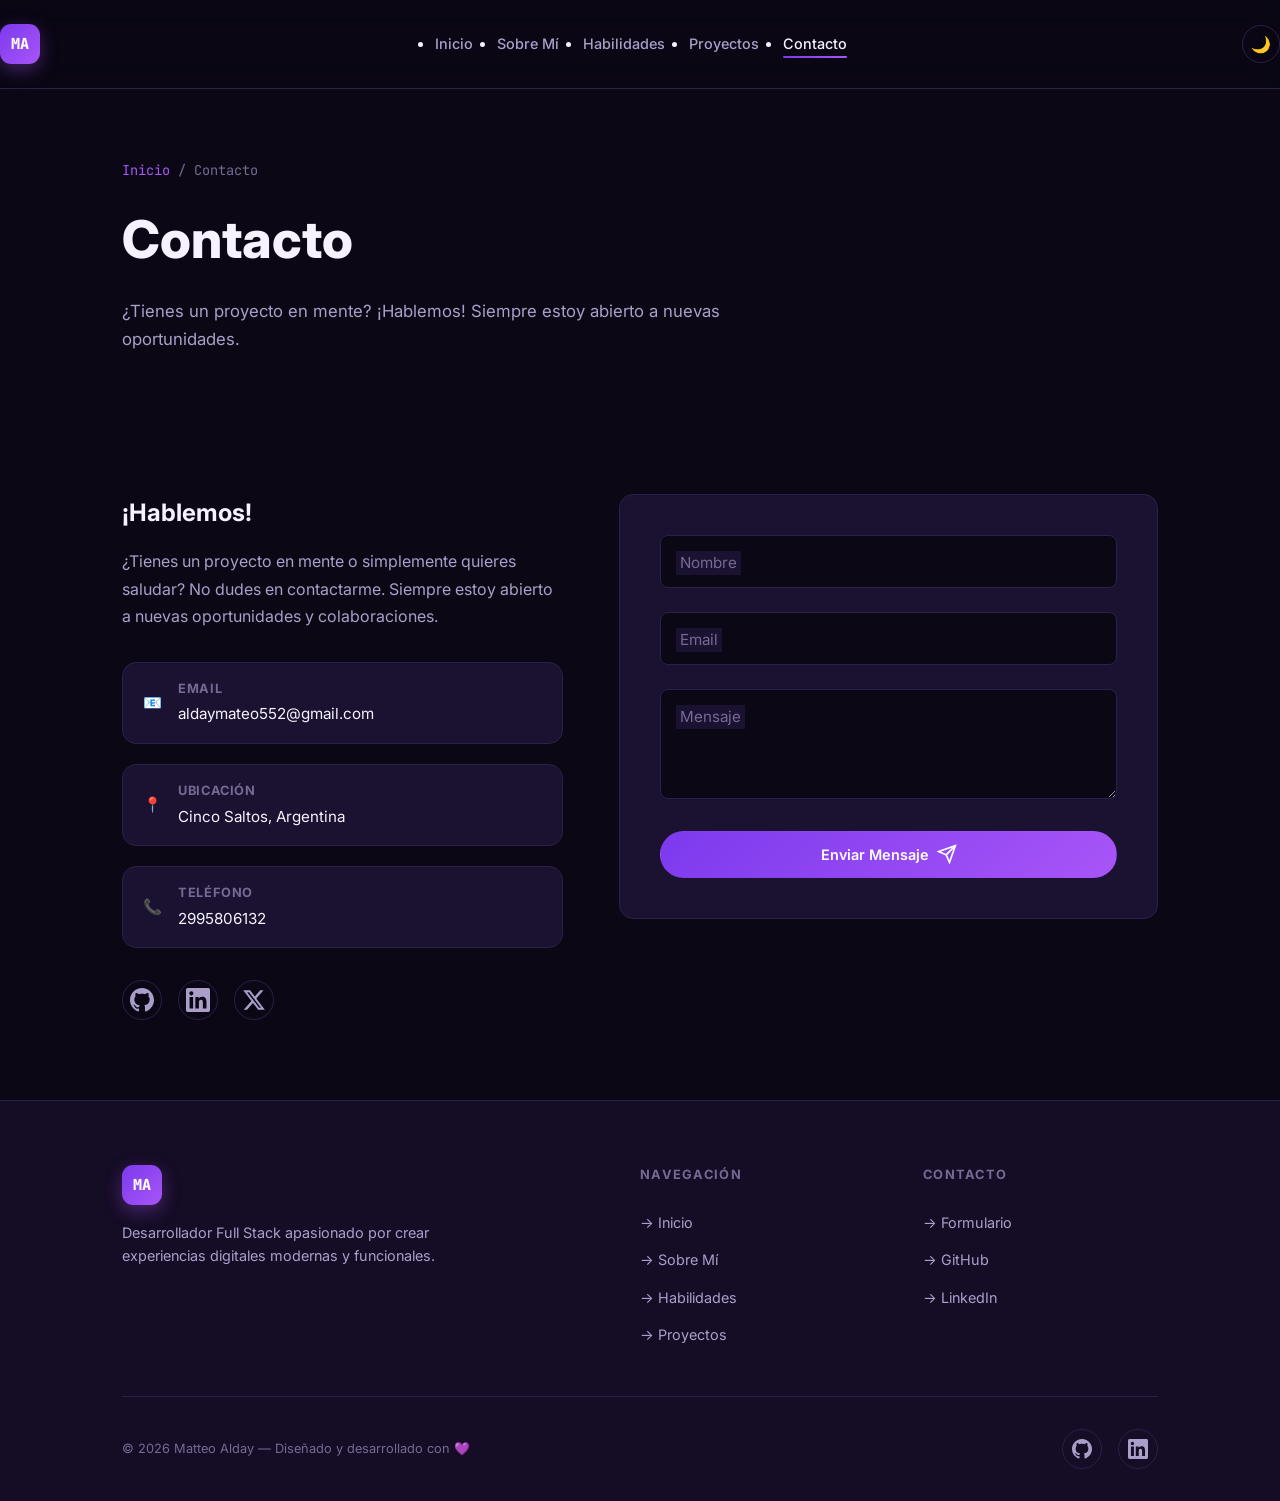
<file: pages/contact.html>
<!DOCTYPE html>
<html lang="es">
<head>
    <meta charset="UTF-8">
    <meta name="viewport" content="width=device-width, initial-scale=1.0">
    <meta name="description" content="Contacta conmigo para proyectos de desarrollo web, freelance o colaboraciones.">
    <title>Contacto | Matteo Alday</title>
    <link rel="preconnect" href="https://fonts.googleapis.com">
    <link rel="preconnect" href="https://fonts.gstatic.com" crossorigin>
    <link href="https://fonts.googleapis.com/css2?family=Inter:wght@300;400;500;600;700;800;900&family=JetBrains+Mono:wght@400;700&display=swap" rel="stylesheet">
    <link rel="stylesheet" href="../css/global.css">
    <link rel="stylesheet" href="../css/pages.css">
</head>
<body>
    <div class="scroll-progress" id="scrollProgress"></div>
    <nav class="navbar" id="navbar">
        <div class="nav-container">
            <a href="../index.html" class="nav-logo"><span class="logo-mark">MA</span></a>
            <ul class="nav-links" id="navLinks">
                <li><a href="../index.html" class="nav-link">Inicio</a></li>
                <li><a href="about.html" class="nav-link">Sobre Mí</a></li>
                <li><a href="skills.html" class="nav-link">Habilidades</a></li>
                <li><a href="projects.html" class="nav-link">Proyectos</a></li>
                <li><a href="contact.html" class="nav-link active">Contacto</a></li>
            </ul>
            <div class="nav-actions">
                <button class="theme-toggle" id="themeToggle" aria-label="Cambiar tema"><span class="theme-icon">🌙</span></button>
                <button class="nav-hamburger" id="navHamburger" aria-label="Menú"><span></span><span></span><span></span></button>
            </div>
        </div>
    </nav>

    <header class="page-header">
        <div class="container">
            <div class="page-header-content">
                <div class="page-breadcrumb">
                    <a href="../index.html">Inicio</a><span class="separator">/</span><span>Contacto</span>
                </div>
                <h1 class="page-title">Contacto</h1>
                <p class="page-subtitle">¿Tienes un proyecto en mente? ¡Hablemos! Siempre estoy abierto a nuevas oportunidades.</p>
            </div>
        </div>
    </header>

    <section class="section">
        <div class="container">
            <div class="contact-wrapper reveal">
                <div class="contact-info">
                    <h3>¡Hablemos!</h3>
                    <p>¿Tienes un proyecto en mente o simplemente quieres saludar? No dudes en contactarme. Siempre estoy abierto a nuevas oportunidades y colaboraciones.</p>
                    <div class="contact-details">
                        <div class="contact-item">
                            <span class="contact-icon">📧</span>
                            <div>
                                <strong>Email</strong>
                                <a href="mailto:aldaymateo552@gmail.com">aldaymateo552@gmail.com</a>
                            </div>
                        </div>
                        <div class="contact-item">
                            <span class="contact-icon">📍</span>
                            <div>
                                <strong>Ubicación</strong>
                                <span>Cinco Saltos, Argentina</span>
                            </div>
                        </div>
                        <div class="contact-item">
                            <span class="contact-icon">📞</span>
                            <div>
                                <strong>Teléfono</strong>
                                <span>2995806132</span>
                            </div>
                        </div>
                    </div>
                    <div class="contact-social">
                        <a href="https://github.com/mateoalday" class="social-link" aria-label="GitHub" target="_blank" rel="noopener"><svg width="24" height="24" viewBox="0 0 24 24" fill="currentColor"><path d="M12 0c-6.626 0-12 5.373-12 12 0 5.302 3.438 9.8 8.207 11.387.599.111.793-.261.793-.577v-2.234c-3.338.726-4.033-1.416-4.033-1.416-.546-1.387-1.333-1.756-1.333-1.756-1.089-.745.083-.729.083-.729 1.205.084 1.839 1.237 1.839 1.237 1.07 1.834 2.807 1.304 3.492.997.107-.775.418-1.305.762-1.604-2.665-.305-5.467-1.334-5.467-5.931 0-1.311.469-2.381 1.236-3.221-.124-.303-.535-1.524.117-3.176 0 0 1.008-.322 3.301 1.23.957-.266 1.983-.399 3.003-.404 1.02.005 2.047.138 3.006.404 2.291-1.552 3.297-1.23 3.297-1.23.653 1.653.242 2.874.118 3.176.77.84 1.235 1.911 1.235 3.221 0 4.609-2.807 5.624-5.479 5.921.43.372.823 1.102.823 2.222v3.293c0 .319.192.694.801.576 4.765-1.589 8.199-6.086 8.199-11.386 0-6.627-5.373-12-12-12z"/></svg></a>
                        <a href="https://linkedin.com/in/mateo-alday" class="social-link" aria-label="LinkedIn" target="_blank" rel="noopener"><svg width="24" height="24" viewBox="0 0 24 24" fill="currentColor"><path d="M20.447 20.452h-3.554v-5.569c0-1.328-.027-3.037-1.852-3.037-1.853 0-2.136 1.445-2.136 2.939v5.667H9.351V9h3.414v1.561h.046c.477-.9 1.637-1.85 3.37-1.85 3.601 0 4.267 2.37 4.267 5.455v6.286zM5.337 7.433c-1.144 0-2.063-.926-2.063-2.065 0-1.138.92-2.063 2.063-2.063 1.14 0 2.064.925 2.064 2.063 0 1.139-.925 2.065-2.064 2.065zm1.782 13.019H3.555V9h3.564v11.452zM22.225 0H1.771C.792 0 0 .774 0 1.729v20.542C0 23.227.792 24 1.771 24h20.451C23.2 24 24 23.227 24 22.271V1.729C24 .774 23.2 0 22.222 0h.003z"/></svg></a>
                        <a href="https://twitter.com" class="social-link" aria-label="Twitter / X" target="_blank" rel="noopener"><svg width="24" height="24" viewBox="0 0 24 24" fill="currentColor"><path d="M18.244 2.25h3.308l-7.227 8.26 8.502 11.24H16.17l-5.214-6.817L4.99 21.75H1.68l7.73-8.835L1.254 2.25H8.08l4.713 6.231zm-1.161 17.52h1.833L7.084 4.126H5.117z"/></svg></a>
                    </div>
                </div>
                <form class="contact-form" id="contactForm">
                    <div class="form-group">
                        <input type="text" id="formName" name="name" placeholder=" " required>
                        <label for="formName">Nombre</label>
                    </div>
                    <div class="form-group">
                        <input type="email" id="formEmail" name="email" placeholder=" " required>
                        <label for="formEmail">Email</label>
                    </div>
                    <div class="form-group">
                        <textarea id="formMessage" name="message" rows="4" placeholder=" " required></textarea>
                        <label for="formMessage">Mensaje</label>
                    </div>
                    <button type="submit" class="btn btn-primary btn-submit">
                        <span>Enviar Mensaje</span>
                        <svg width="20" height="20" viewBox="0 0 24 24" fill="none" stroke="currentColor" stroke-width="2"><line x1="22" y1="2" x2="11" y2="13"/><polygon points="22 2 15 22 11 13 2 9 22 2"/></svg>
                    </button>
                    <div class="form-message" id="formMessageResult"></div>
                </form>
            </div>
        </div>
    </section>

    <footer class="footer">
        <div class="container">
            <div class="footer-grid">
                <div class="footer-brand">
                    <a href="../index.html" class="footer-logo"><span class="logo-mark">MA</span></a>
                    <p>Desarrollador Full Stack apasionado por crear experiencias digitales modernas y funcionales.</p>
                </div>
                <div class="footer-column"><h4>Navegación</h4><ul><li><a href="../index.html">→ Inicio</a></li><li><a href="about.html">→ Sobre Mí</a></li><li><a href="skills.html">→ Habilidades</a></li><li><a href="projects.html">→ Proyectos</a></li></ul></div>
                <div class="footer-column"><h4>Contacto</h4><ul><li><a href="contact.html">→ Formulario</a></li><li><a href="https://github.com/mateoalday" target="_blank" rel="noopener">→ GitHub</a></li>
                        <li><a href="https://linkedin.com/in/mateo-alday" target="_blank" rel="noopener">→ LinkedIn</a></li></ul></div>
            </div>
            <div class="footer-bottom">
                <p class="footer-copyright">&copy; 2026 Matteo Alday — Diseñado y desarrollado con 💜</p>
                <div class="footer-social">
                    <a href="https://github.com/mateoalday" class="social-link" aria-label="GitHub" target="_blank" rel="noopener"><svg width="20" height="20" viewBox="0 0 24 24" fill="currentColor"><path d="M12 0c-6.626 0-12 5.373-12 12 0 5.302 3.438 9.8 8.207 11.387.599.111.793-.261.793-.577v-2.234c-3.338.726-4.033-1.416-4.033-1.416-.546-1.387-1.333-1.756-1.333-1.756-1.089-.745.083-.729.083-.729 1.205.084 1.839 1.237 1.839 1.237 1.07 1.834 2.807 1.304 3.492.997.107-.775.418-1.305.762-1.604-2.665-.305-5.467-1.334-5.467-5.931 0-1.311.469-2.381 1.236-3.221-.124-.303-.535-1.524.117-3.176 0 0 1.008-.322 3.301 1.23.957-.266 1.983-.399 3.003-.404 1.02.005 2.047.138 3.006.404 2.291-1.552 3.297-1.23 3.297-1.23.653 1.653.242 2.874.118 3.176.77.84 1.235 1.911 1.235 3.221 0 4.609-2.807 5.624-5.479 5.921.43.372.823 1.102.823 2.222v3.293c0 .319.192.694.801.576 4.765-1.589 8.199-6.086 8.199-11.386 0-6.627-5.373-12-12-12z"/></svg></a>
                    <a href="https://linkedin.com/in/mateo-alday" class="social-link" aria-label="LinkedIn" target="_blank" rel="noopener"><svg width="20" height="20" viewBox="0 0 24 24" fill="currentColor"><path d="M20.447 20.452h-3.554v-5.569c0-1.328-.027-3.037-1.852-3.037-1.853 0-2.136 1.445-2.136 2.939v5.667H9.351V9h3.414v1.561h.046c.477-.9 1.637-1.85 3.37-1.85 3.601 0 4.267 2.37 4.267 5.455v6.286zM5.337 7.433c-1.144 0-2.063-.926-2.063-2.065 0-1.138.92-2.063 2.063-2.063 1.14 0 2.064.925 2.064 2.063 0 1.139-.925 2.065-2.064 2.065zm1.782 13.019H3.555V9h3.564v11.452zM22.225 0H1.771C.792 0 0 .774 0 1.729v20.542C0 23.227.792 24 1.771 24h20.451C23.2 24 24 23.227 24 22.271V1.729C24 .774 23.2 0 22.222 0h.003z"/></svg></a>
                </div>
            </div>
        </div>
    </footer>

    <script src="../js/global.js"></script>
    <script src="../js/pages.js"></script>
</body>
</html>
</file>
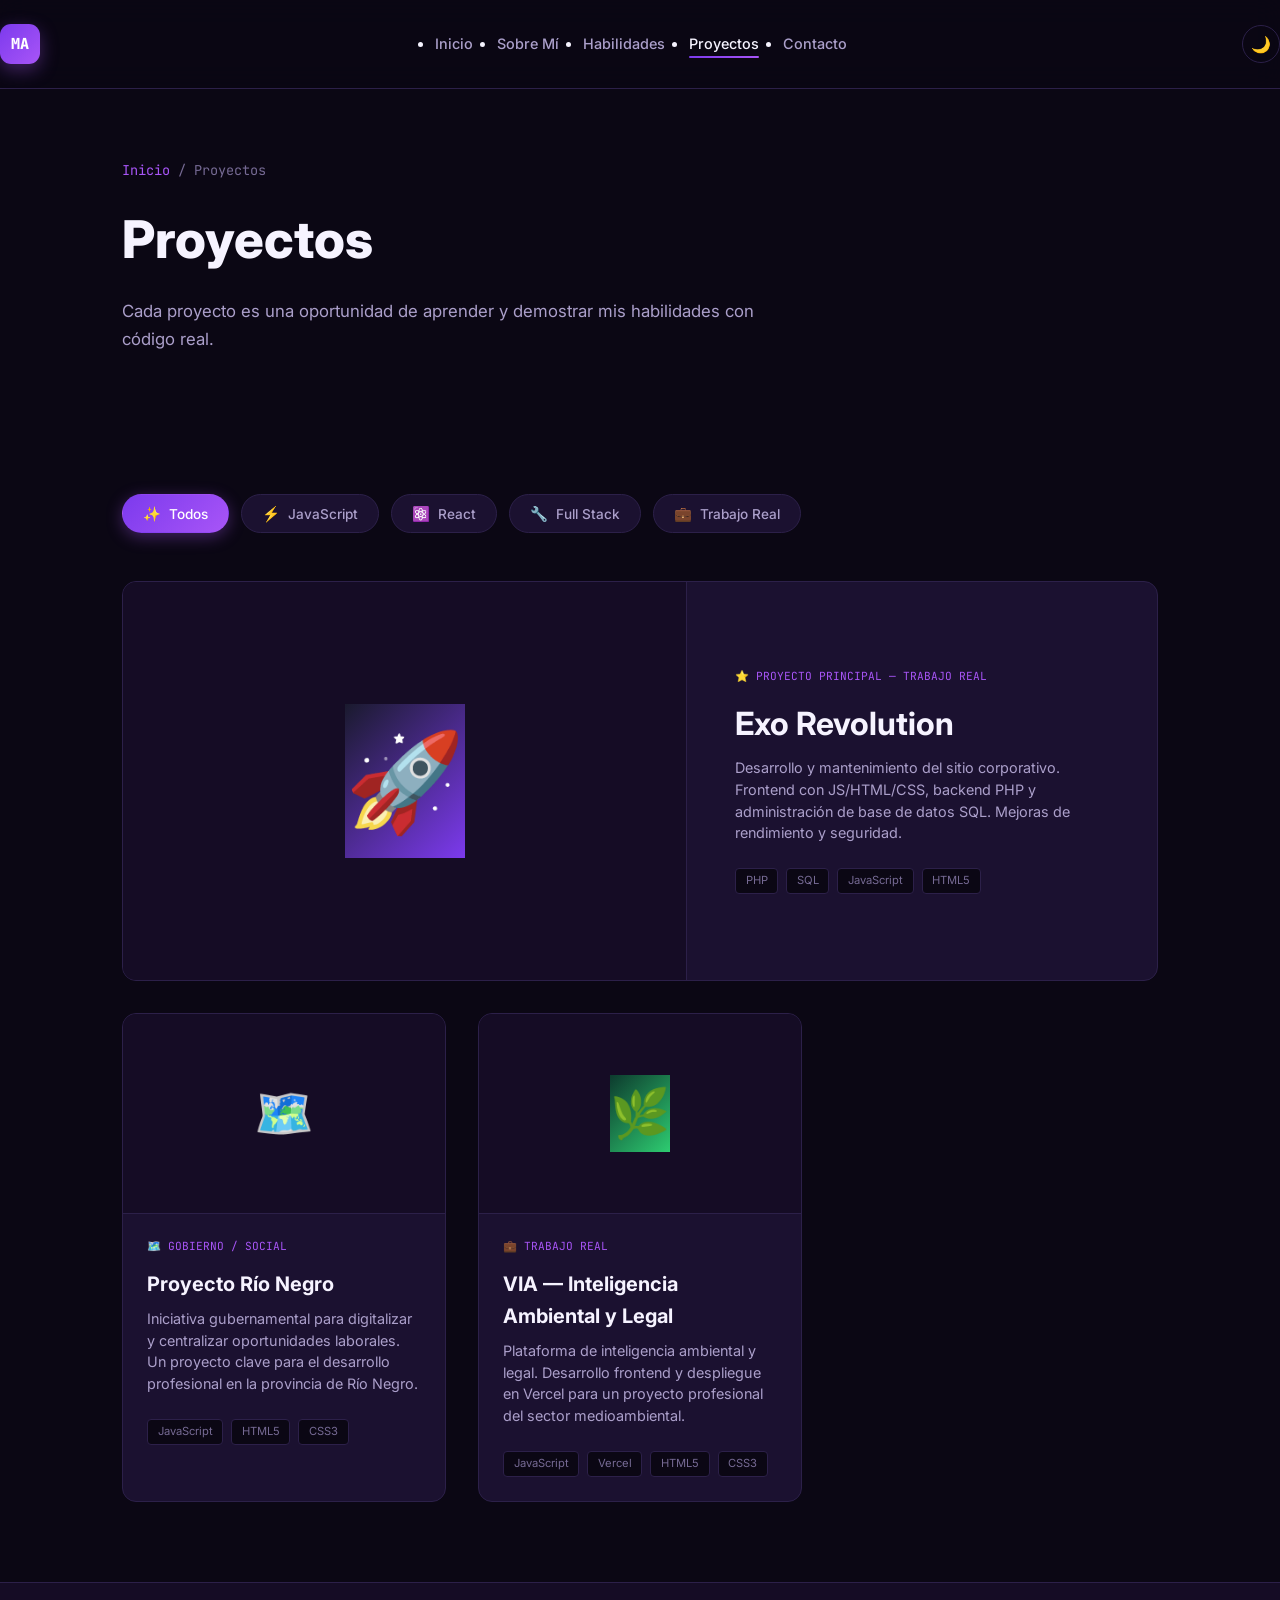
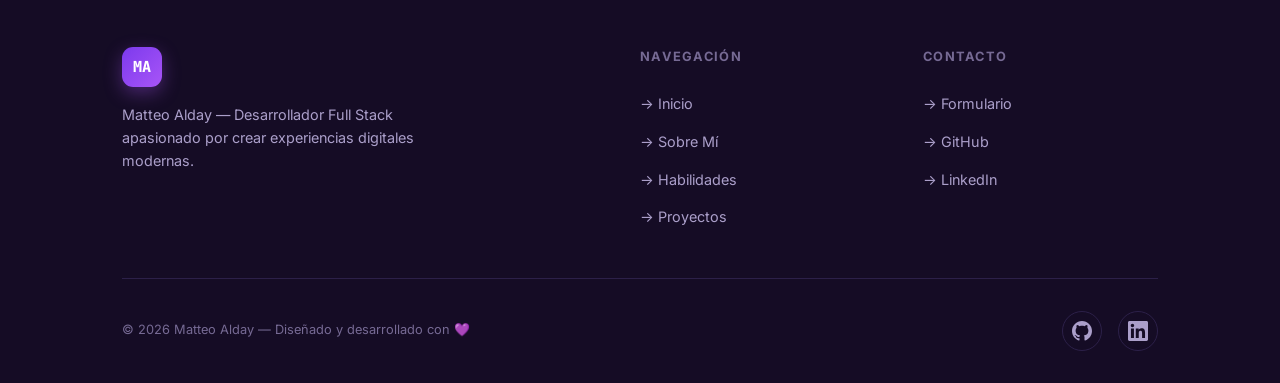
<file: pages/projects.html>
<!DOCTYPE html>
<html lang="es">

<head>
    <meta charset="UTF-8">
    <meta name="viewport" content="width=device-width, initial-scale=1.0">
    <meta name="description" content="Proyectos de Matteo Alday: aplicaciones React, JavaScript, Full Stack y más.">
    <title>Proyectos | Matteo Alday</title>
    <link rel="preconnect" href="https://fonts.googleapis.com">
    <link rel="preconnect" href="https://fonts.gstatic.com" crossorigin>
    <link href="https://fonts.googleapis.com/css2?family=Inter:wght@300;400;500;600;700;800;900&family=JetBrains+Mono:wght@400;700&display=swap" rel="stylesheet">
    <link rel="stylesheet" href="../css/global.css">
    <link rel="stylesheet" href="../css/pages.css">
</head>

<body>
    <div class="scroll-progress" id="scrollProgress"></div>
    <nav class="navbar" id="navbar">
        <div class="nav-container">
            <a href="../index.html" class="nav-logo"><span class="logo-mark">MA</span></a>
            <ul class="nav-links" id="navLinks">
                <li><a href="../index.html" class="nav-link">Inicio</a></li>
                <li><a href="about.html" class="nav-link">Sobre Mí</a></li>
                <li><a href="skills.html" class="nav-link">Habilidades</a></li>
                <li><a href="projects.html" class="nav-link active">Proyectos</a></li>
                <li><a href="contact.html" class="nav-link">Contacto</a></li>
            </ul>
            <div class="nav-actions">
                <button class="theme-toggle" id="themeToggle" aria-label="Cambiar tema"><span class="theme-icon">🌙</span></button>
                <button class="nav-hamburger" id="navHamburger" aria-label="Menú"><span></span><span></span><span></span></button>
            </div>
        </div>
    </nav>

    <header class="page-header">
        <div class="container">
            <div class="page-header-content">
                <div class="page-breadcrumb">
                    <a href="../index.html">Inicio</a><span class="separator">/</span><span>Proyectos</span>
                </div>
                <h1 class="page-title">Proyectos</h1>
                <p class="page-subtitle">Cada proyecto es una oportunidad de aprender y demostrar mis habilidades con código real.</p>
            </div>
        </div>
    </header>

    <section class="section">
        <div class="container">
            <div class="project-filters reveal">
                <button class="filter-btn active" data-filter="all"><span class="filter-icon">✨</span> Todos</button>
                <button class="filter-btn" data-filter="javascript"><span class="filter-icon">⚡</span> JavaScript</button>
                <button class="filter-btn" data-filter="react"><span class="filter-icon">⚛️</span> React</button>
                <button class="filter-btn" data-filter="fullstack"><span class="filter-icon">🔧</span> Full Stack</button>
                <button class="filter-btn" data-filter="trabajo"><span class="filter-icon">💼</span> Trabajo Real</button>
            </div>

            <div class="projects-grid" id="projectsGrid">

                <!-- PROYECTO ESTRELLA: Exo Revolution — Trabajo Real -->
                <div class="project-card featured reveal" data-category="trabajo">
                    <div class="project-image">
                        <div class="project-image-placeholder" style="background: linear-gradient(135deg, #1a1a2e, #7c3aed);">
                            <span>🚀</span>
                        </div>
                        <div class="project-overlay">
                            <div class="project-overlay-actions">
                                <a href="https://exorevolution.com" class="project-link" title="Ver Sitio en Vivo" target="_blank">
                                    <svg width="22" height="22" viewBox="0 0 24 24" fill="none" stroke="currentColor" stroke-width="2">
                                        <path d="M18 13v6a2 2 0 01-2 2H5a2 2 0 01-2-2V8a2 2 0 012-2h6"/>
                                        <polyline points="15 3 21 3 21 9"/>
                                        <line x1="10" y1="14" x2="21" y2="3"/>
                                    </svg>
                                </a>
                            </div>
                        </div>
                    </div>
                    <div class="project-info">
                        <span class="project-category-tag">⭐ Proyecto Principal — Trabajo Real</span>
                        <a href="https://exorevolution.com" target="_blank"><h3 class="project-name">Exo Revolution</h3></a>
                        <p class="project-description">Desarrollo y mantenimiento del sitio corporativo. Frontend con JS/HTML/CSS, backend PHP y administración de base de datos SQL. Mejoras de rendimiento y seguridad.</p>
                        <div class="project-tech"><span>PHP</span><span>SQL</span><span>JavaScript</span><span>HTML5</span></div>
                    </div>
                </div>

                <!-- PROYECTO: Río Negro -->
                <div class="project-card reveal" data-category="javascript">
                    <a href="https://mateoalday.github.io/ProyectoRioNegro/" target="_blank">
                        <div class="project-image">
                            <span>🗺️</span>
                            <div class="project-overlay">
                                <div class="project-overlay-actions">
                                    <span class="project-link" title="Ver Demo">
                                        <svg width="22" height="22" viewBox="0 0 24 24" fill="none" stroke="currentColor" stroke-width="2">
                                            <path d="M18 13v6a2 2 0 01-2 2H5a2 2 0 01-2-2V8a2 2 0 012-2h6" />
                                            <polyline points="15 3 21 3 21 9" />
                                            <line x1="10" y1="14" x2="21" y2="3" />
                                        </svg>
                                    </span>
                                </div>
                            </div>
                        </div>
                    </a>
                    <div class="project-info">
                        <span class="project-category-tag">🗺️ Gobierno / Social</span>
                        <a href="https://mateoalday.github.io/ProyectoRioNegro/" target="_blank">
                            <h3 class="project-name">Proyecto Río Negro</h3>
                        </a>
                        <p class="project-description">Iniciativa gubernamental para digitalizar y centralizar oportunidades laborales. Un proyecto clave para el desarrollo profesional en la provincia de Río Negro.</p>
                        <div class="project-tech">
                            <span>JavaScript</span>
                            <span>HTML5</span>
                            <span>CSS3</span>
                        </div>
                    </div>
                </div>

                <!-- PROYECTO: VIA — Inteligencia Ambiental y Legal -->
                <div class="project-card reveal" data-category="trabajo">
                    <div class="project-image">
                        <div class="project-image-placeholder" style="background: linear-gradient(135deg, #0d3b2e, #2ecc71);">
                            <span>🌿</span>
                        </div>
                        <div class="project-overlay">
                            <div class="project-overlay-actions">
                                <a href="https://projectovia.vercel.app/" class="project-link" title="Ver Sitio en Vivo" target="_blank">
                                    <svg width="22" height="22" viewBox="0 0 24 24" fill="none" stroke="currentColor" stroke-width="2">
                                        <path d="M18 13v6a2 2 0 01-2 2H5a2 2 0 01-2-2V8a2 2 0 012-2h6"/>
                                        <polyline points="15 3 21 3 21 9"/>
                                        <line x1="10" y1="14" x2="21" y2="3"/>
                                    </svg>
                                </a>
                            </div>
                        </div>
                    </div>
                    <div class="project-info">
                        <span class="project-category-tag">💼 Trabajo Real</span>
                        <a href="https://projectovia.vercel.app/" target="_blank"><h3 class="project-name">VIA — Inteligencia Ambiental y Legal</h3></a>
                        <p class="project-description">Plataforma de inteligencia ambiental y legal. Desarrollo frontend y despliegue en Vercel para un proyecto profesional del sector medioambiental.</p>
                        <div class="project-tech"><span>JavaScript</span><span>Vercel</span><span>HTML5</span><span>CSS3</span></div>
                    </div>
                </div>


            </div>
        </div>
    </section>

    <!-- Footer -->
    <footer class="footer">
        <div class="container">
            <div class="footer-grid">
                <div class="footer-brand">
                    <a href="../index.html" class="footer-logo"><span class="logo-mark">MA</span></a>
                    <p>Matteo Alday — Desarrollador Full Stack apasionado por crear experiencias digitales modernas.</p>
                </div>
                <div class="footer-column">
                    <h4>Navegación</h4>
                    <ul>
                        <li><a href="../index.html">→ Inicio</a></li>
                        <li><a href="about.html">→ Sobre Mí</a></li>
                        <li><a href="skills.html">→ Habilidades</a></li>
                        <li><a href="projects.html">→ Proyectos</a></li>
                    </ul>
                </div>
                <div class="footer-column">
                    <h4>Contacto</h4>
                    <ul>
                        <li><a href="contact.html">→ Formulario</a></li>
                        <li><a href="https://github.com/mateoalday" target="_blank" rel="noopener">→ GitHub</a></li>
                        <li><a href="https://linkedin.com/in/mateo-alday" target="_blank" rel="noopener">→ LinkedIn</a></li>
                    </ul>
                </div>
            </div>
            <div class="footer-bottom">
                <p class="footer-copyright">&copy; 2026 Matteo Alday — Diseñado y desarrollado con 💜</p>
                <div class="footer-social">
                    <a href="https://github.com/mateoalday" class="social-link" aria-label="GitHub" target="_blank" rel="noopener"><svg width="20" height="20" viewBox="0 0 24 24" fill="currentColor"><path d="M12 0c-6.626 0-12 5.373-12 12 0 5.302 3.438 9.8 8.207 11.387.599.111.793-.261.793-.577v-2.234c-3.338.726-4.033-1.416-4.033-1.416-.546-1.387-1.333-1.756-1.333-1.756-1.089-.745.083-.729.083-.729 1.205.084 1.839 1.237 1.839 1.237 1.07 1.834 2.807 1.304 3.492.997.107-.775.418-1.305.762-1.604-2.665-.305-5.467-1.334-5.467-5.931 0-1.311.469-2.381 1.236-3.221-.124-.303-.535-1.524.117-3.176 0 0 1.008-.322 3.301 1.23.957-.266 1.983-.399 3.003-.404 1.02.005 2.047.138 3.006.404 2.291-1.552 3.297-1.23 3.297-1.23.653 1.653.242 2.874.118 3.176.77.84 1.235 1.911 1.235 3.221 0 4.609-2.807 5.624-5.479 5.921.43.372.823 1.102.823 2.222v3.293c0 .319.192.694.801.576 4.765-1.589 8.199-6.086 8.199-11.386 0-6.627-5.373-12-12-12z"/></svg></a>
                    <a href="https://linkedin.com/in/mateo-alday" class="social-link" aria-label="LinkedIn" target="_blank" rel="noopener"><svg width="20" height="20" viewBox="0 0 24 24" fill="currentColor"><path d="M20.447 20.452h-3.554v-5.569c0-1.328-.027-3.037-1.852-3.037-1.853 0-2.136 1.445-2.136 2.939v5.667H9.351V9h3.414v1.561h.046c.477-.9 1.637-1.85 3.37-1.85 3.601 0 4.267 2.37 4.267 5.455v6.286zM5.337 7.433c-1.144 0-2.063-.926-2.063-2.065 0-1.138.92-2.063 2.063-2.063 1.14 0 2.064.925 2.064 2.063 0 1.139-.925 2.065-2.064 2.065zm1.782 13.019H3.555V9h3.564v11.452zM22.225 0H1.771C.792 0 0 .774 0 1.729v20.542C0 23.227.792 24 1.771 24h20.451C23.2 24 24 23.227 24 22.271V1.729C24 .774 23.2 0 22.222 0h.003z"/></svg></a>
                </div>
            </div>
        </div>
    </footer>

    <script src="../js/global.js"></script>
    <script src="../js/pages.js"></script>
</body>

</html>
</file>
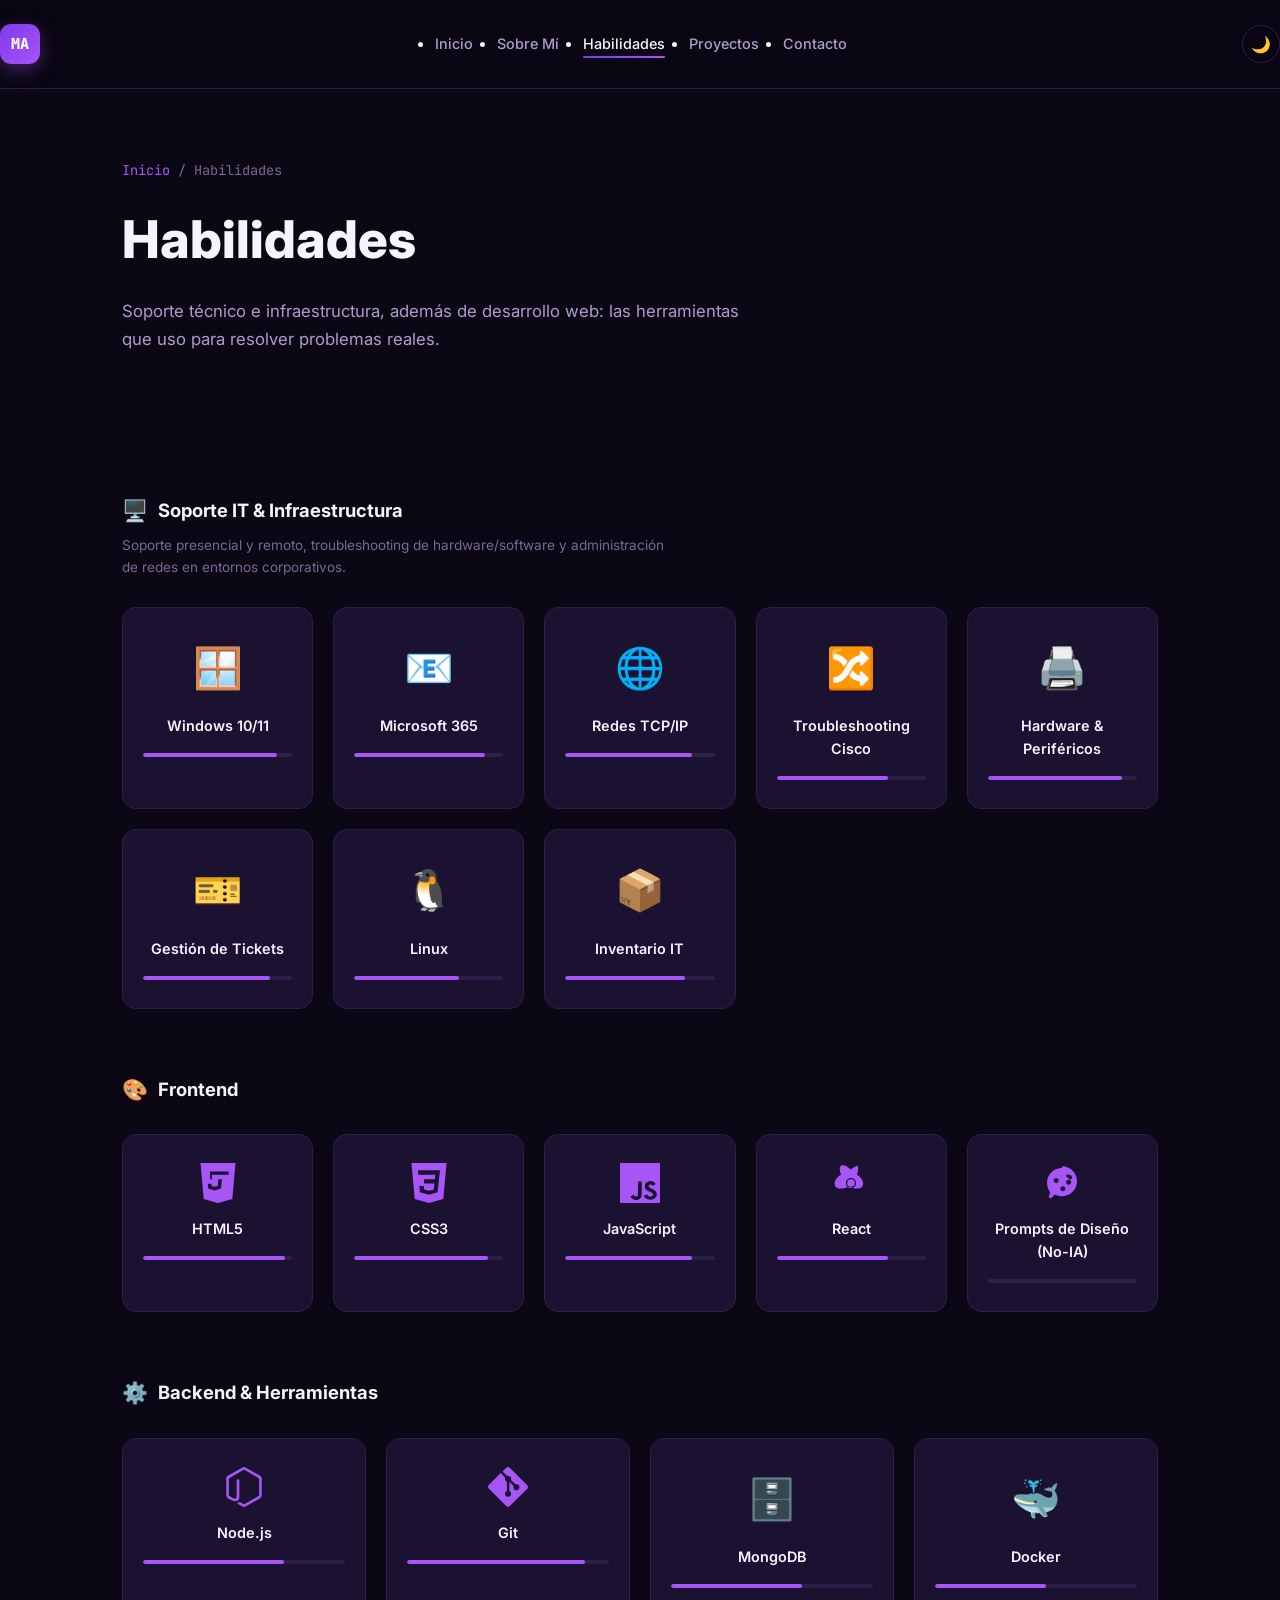
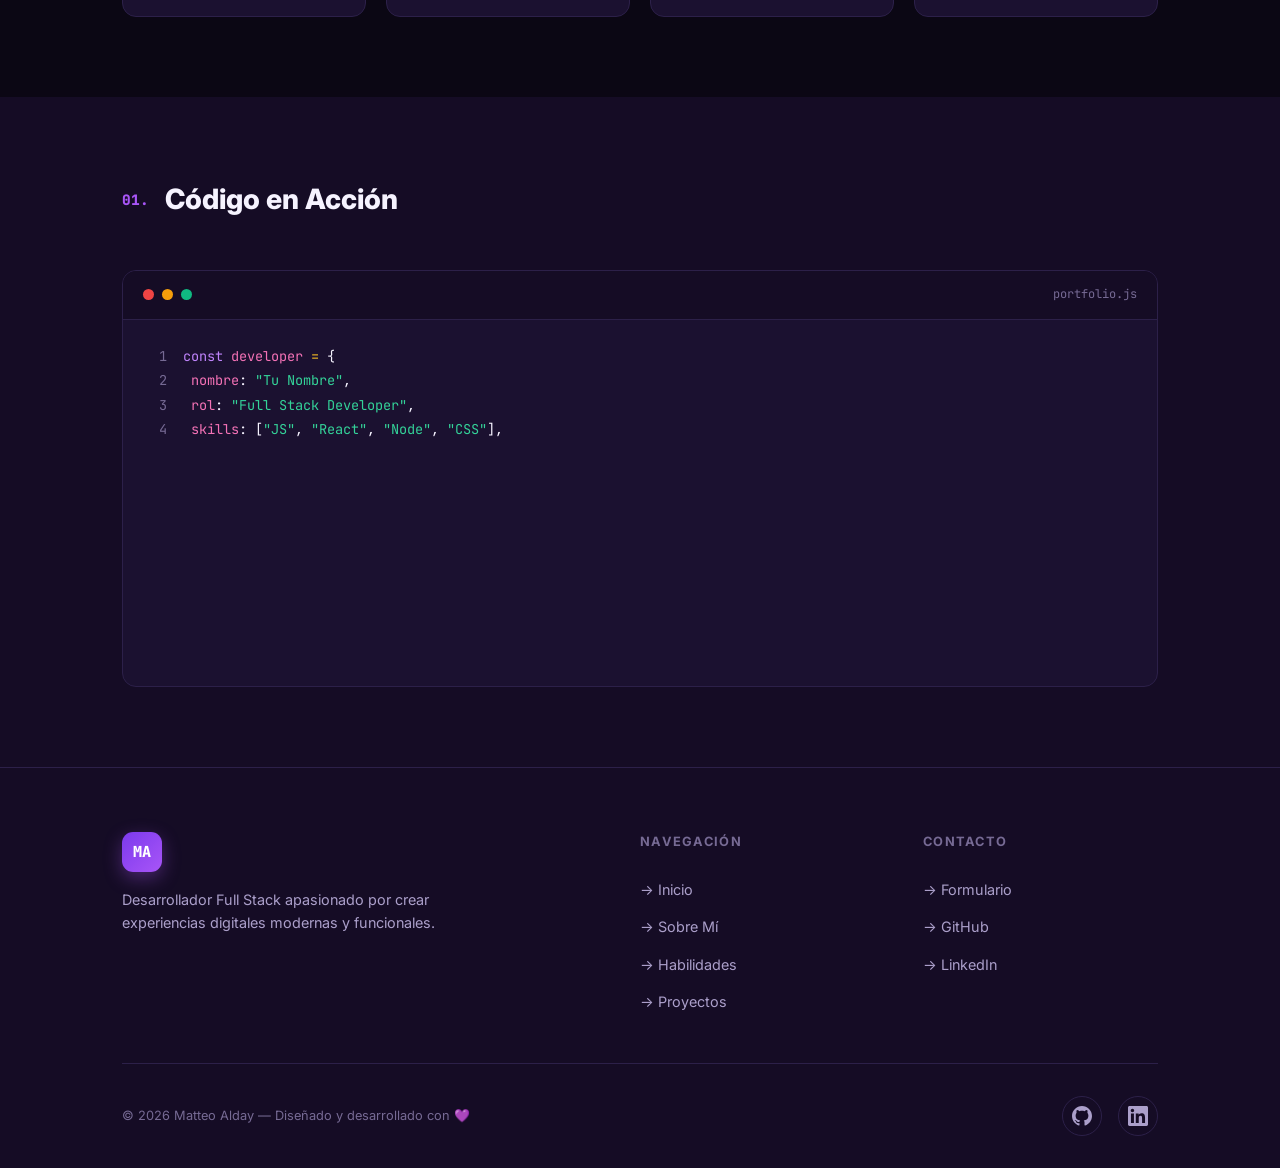
<file: pages/skills.html>
<!DOCTYPE html>
<html lang="es">
<head>
    <meta charset="UTF-8">
    <meta name="viewport" content="width=device-width, initial-scale=1.0">
    <meta name="description" content="Mis habilidades técnicas: Soporte IT e Infraestructura, Frontend, Backend, herramientas y tecnologías que domino.">
    <title>Habilidades | Matteo Alday</title>
    <link rel="preconnect" href="https://fonts.googleapis.com">
    <link rel="preconnect" href="https://fonts.gstatic.com" crossorigin>
    <link href="https://fonts.googleapis.com/css2?family=Inter:wght@300;400;500;600;700;800;900&family=JetBrains+Mono:wght@400;700&display=swap" rel="stylesheet">
    <link rel="stylesheet" href="../css/global.css">
    <link rel="stylesheet" href="../css/pages.css">
</head>
<body>
    <div class="scroll-progress" id="scrollProgress"></div>
    <nav class="navbar" id="navbar">
        <div class="nav-container">
            <a href="../index.html" class="nav-logo"><span class="logo-mark">MA</span></a>
            <ul class="nav-links" id="navLinks">
                <li><a href="../index.html" class="nav-link">Inicio</a></li>
                <li><a href="about.html" class="nav-link">Sobre Mí</a></li>
                <li><a href="skills.html" class="nav-link active">Habilidades</a></li>
                <li><a href="projects.html" class="nav-link">Proyectos</a></li>
                <li><a href="contact.html" class="nav-link">Contacto</a></li>
            </ul>
            <div class="nav-actions">
                <button class="theme-toggle" id="themeToggle" aria-label="Cambiar tema"><span class="theme-icon">🌙</span></button>
                <button class="nav-hamburger" id="navHamburger" aria-label="Menú"><span></span><span></span><span></span></button>
            </div>
        </div>
    </nav>

    <header class="page-header">
        <div class="container">
            <div class="page-header-content">
                <div class="page-breadcrumb">
                    <a href="../index.html">Inicio</a><span class="separator">/</span><span>Habilidades</span>
                </div>
                <h1 class="page-title">Habilidades</h1>
                <p class="page-subtitle">Soporte técnico e infraestructura, además de desarrollo web: las herramientas que uso para resolver problemas reales.</p>
            </div>
        </div>
    </header>

    <!-- Frontend -->
    <section class="section">
        <div class="container">
            <div class="skills-categories">
                <div class="reveal">
                    <h3 class="skill-category-title"><span>🖥️</span> Soporte IT & Infraestructura</h3>
                    <p class="skill-category-subtitle">Soporte presencial y remoto, troubleshooting de hardware/software y administración de redes en entornos corporativos.</p>
                    <div class="skills-grid">
                        <div class="skill-card">
                            <div class="skill-icon" style="font-size:2.5rem">🪟</div>
                            <h3>Windows 10/11</h3>
                            <div class="skill-bar"><div class="skill-fill" data-width="90"></div></div>
                        </div>
                        <div class="skill-card">
                            <div class="skill-icon" style="font-size:2.5rem">📧</div>
                            <h3>Microsoft 365</h3>
                            <div class="skill-bar"><div class="skill-fill" data-width="88"></div></div>
                        </div>
                        <div class="skill-card">
                            <div class="skill-icon" style="font-size:2.5rem">🌐</div>
                            <h3>Redes TCP/IP</h3>
                            <div class="skill-bar"><div class="skill-fill" data-width="85"></div></div>
                        </div>
                        <div class="skill-card">
                            <div class="skill-icon" style="font-size:2.5rem">🔀</div>
                            <h3>Troubleshooting Cisco</h3>
                            <div class="skill-bar"><div class="skill-fill" data-width="75"></div></div>
                        </div>
                        <div class="skill-card">
                            <div class="skill-icon" style="font-size:2.5rem">🖨️</div>
                            <h3>Hardware & Periféricos</h3>
                            <div class="skill-bar"><div class="skill-fill" data-width="90"></div></div>
                        </div>
                        <div class="skill-card">
                            <div class="skill-icon" style="font-size:2.5rem">🎫</div>
                            <h3>Gestión de Tickets</h3>
                            <div class="skill-bar"><div class="skill-fill" data-width="85"></div></div>
                        </div>
                        <div class="skill-card">
                            <div class="skill-icon" style="font-size:2.5rem">🐧</div>
                            <h3>Linux</h3>
                            <div class="skill-bar"><div class="skill-fill" data-width="70"></div></div>
                        </div>
                        <div class="skill-card">
                            <div class="skill-icon" style="font-size:2.5rem">📦</div>
                            <h3>Inventario IT</h3>
                            <div class="skill-bar"><div class="skill-fill" data-width="80"></div></div>
                        </div>
                    </div>
                </div>

                <div class="reveal">
                    <h3 class="skill-category-title"><span>🎨</span> Frontend</h3>
                    <div class="skills-grid">
                        <div class="skill-card">
                            <div class="skill-icon"><svg viewBox="0 0 24 24" width="40" height="40"><path fill="currentColor" d="M1.5 0h21l-1.91 21.563L11.977 24l-8.564-2.438L1.5 0zm7.031 9.75l-.232-2.718 10.059.003.071-.999.07-.999-11.408-.003L7.395 9.75h4.803l-.36 4.03-1.838.496-1.831-.494-.111-1.282h-2.16l.259 2.872 3.842 1.067 3.823-1.067.543-5.622z"/></svg></div>
                            <h3>HTML5</h3>
                            <div class="skill-bar"><div class="skill-fill" data-width="95"></div></div>
                        </div>
                        <div class="skill-card">
                            <div class="skill-icon"><svg viewBox="0 0 24 24" width="40" height="40"><path fill="currentColor" d="M1.5 0h21l-1.91 21.563L11.977 24l-8.565-2.438L1.5 0zm17.09 4.413L5.41 4.41l.213 2.622 10.125.002-.255 2.716h-6.64l.24 2.573h6.182l-.366 3.523-2.91.804-2.956-.81-.188-2.11h-2.61l.29 3.855L12 19.002l5.12-1.423z"/></svg></div>
                            <h3>CSS3</h3>
                            <div class="skill-bar"><div class="skill-fill" data-width="90"></div></div>
                        </div>
                        <div class="skill-card">
                            <div class="skill-icon"><svg viewBox="0 0 24 24" width="40" height="40"><path fill="currentColor" d="M0 0h24v24H0V0zm22.034 18.276c-.175-1.095-.888-2.015-3.003-2.873-.736-.345-1.554-.585-1.797-1.14-.091-.33-.105-.51-.046-.705.15-.646.915-.84 1.515-.66.39.12.75.42.976.9 1.034-.676 1.034-.676 1.755-1.125-.27-.42-.405-.6-.586-.78-.63-.705-1.469-1.065-2.834-1.034l-.705.089c-.676.165-1.32.525-1.71 1.005-1.14 1.29-.811 3.541.569 4.471 1.365 1.02 3.361 1.244 3.616 2.205.24 1.17-.87 1.545-1.966 1.41-.811-.18-1.26-.586-1.755-1.336l-1.83 1.051c.21.48.45.689.81 1.109 1.74 1.756 6.09 1.666 6.871-1.004.029-.09.24-.705.074-1.65l.046.067zm-8.983-7.245h-2.248c0 1.938-.009 3.864-.009 5.805 0 1.232.063 2.363-.138 2.711-.33.689-1.18.601-1.566.48-.396-.196-.597-.466-.83-.855-.063-.105-.11-.196-.127-.196l-1.825 1.125c.305.63.75 1.172 1.324 1.517.855.51 2.004.675 3.207.405.783-.226 1.458-.691 1.811-1.411.51-.93.402-2.07.397-3.346.012-2.054 0-4.109 0-6.179l.004-.056z"/></svg></div>
                            <h3>JavaScript</h3>
                            <div class="skill-bar"><div class="skill-fill" data-width="85"></div></div>
                        </div>
                        <div class="skill-card">
                            <div class="skill-icon"><svg viewBox="0 0 24 24" width="40" height="40"><path fill="currentColor" d="M14.23 12.004a2.236 2.236 0 0 1-2.235 2.236 2.236 2.236 0 0 1-2.236-2.236 2.236 2.236 0 0 1 2.235-2.236 2.236 2.236 0 0 1 2.236 2.236zm2.648-10.69c-1.346 0-3.107.96-4.888 2.622-1.78-1.653-3.542-2.602-4.887-2.602-.31 0-.592.06-.84.178-.47.236-.777.677-.898 1.273-.221 1.086.021 2.592.677 4.295C4.2 8.002 3.072 9.27 2.56 10.543c-.265.658-.396 1.282-.396 1.86 0 .713.207 1.315.617 1.791.87.99 2.49 1.337 4.504 1.04 1.06-.156 2.212-.467 3.42-.922 1.213.457 2.367.77 3.428.926 2.013.3 3.633-.05 4.503-1.04.41-.476.617-1.078.617-1.79 0-.58-.131-1.203-.396-1.86-.514-1.274-1.643-2.542-3.297-3.56.655-1.703.898-3.21.676-4.296-.12-.595-.428-1.037-.897-1.273-.248-.118-.53-.178-.84-.178zM12 15.04c-1.675 0-3.035-1.36-3.035-3.036S10.325 8.968 12 8.968s3.035 1.36 3.035 3.036S13.675 15.04 12 15.04z"/></svg></div>
                            <h3>React</h3>
                            <div class="skill-bar"><div class="skill-fill" data-width="75"></div></div>
                        </div>
                        <div class="skill-card">
                            <div class="skill-icon"><svg viewBox="0 0 24 24" width="40" height="40"><path fill="currentColor" d="M12 3c-4.97 0-9 4.03-9 9 0 2.12.74 4.07 1.97 5.61L4.35 19.4c-.39.39-.39 1.02 0 1.41.39.39 1.02.39 1.41 0l1.9-1.9C9.17 19.58 10.53 20 12 20c4.97 0 9-4.03 9-9s-4.03-9-9-9zm-3.5 6c.83 0 1.5.67 1.5 1.5S9.33 12 8.5 12 7 11.33 7 10.5 7.67 9 8.5 9zm4 8c-.83 0-1.5-.67-1.5-1.5s.67-1.5 1.5-1.5 1.5.67 1.5 1.5-.67 1.5-1.5 1.5zm3.5-4c-.83 0-1.5-.67-1.5-1.5s.67-1.5 1.5-1.5 1.5.67 1.5 1.5-.67 1.5-1.5 1.5zm0-4c-.83 0-1.5-.67-1.5-1.5S15.67 7 16.5 7 18 7.67 18 8.5s-.67 1.5-1.5 1.5z"/></svg></div>
                            <h3>Prompts de Diseño (No-IA)</h3>
                            <div class="skill-bar"><div class="skill-fill" data-width="90"></div></div>
                        </div>
                    </div>
                </div>

                <div class="reveal">
                    <h3 class="skill-category-title"><span>⚙️</span> Backend & Herramientas</h3>
                    <div class="skills-grid">
                        <div class="skill-card">
                            <div class="skill-icon"><svg viewBox="0 0 24 24" width="40" height="40"><path fill="currentColor" d="M11.998 24c-.321 0-.641-.084-.922-.247l-2.936-1.737c-.438-.245-.224-.332-.08-.383.585-.203.703-.25 1.328-.604.065-.037.151-.023.218.017l2.256 1.339a.29.29 0 0 0 .272 0l8.795-5.076a.274.274 0 0 0 .134-.238V6.921a.28.28 0 0 0-.137-.242l-8.791-5.072a.278.278 0 0 0-.271 0L3.075 6.68a.28.28 0 0 0-.138.24v10.15c0 .099.053.19.137.236l2.409 1.392c1.307.654 2.108-.116 2.108-.89V7.787c0-.142.114-.253.256-.253h1.115c.139 0 .255.112.255.253v10.021c0 1.745-.95 2.745-2.604 2.745-.508 0-.909 0-2.026-.551L2.28 18.675a1.857 1.857 0 0 1-.922-1.604V6.921c0-.659.353-1.275.922-1.603L11.075.242a1.925 1.925 0 0 1 1.846 0l8.794 5.076c.57.329.924.944.924 1.603v10.15a1.86 1.86 0 0 1-.924 1.604l-8.794 5.078c-.281.163-.601.247-.923.247z"/></svg></div>
                            <h3>Node.js</h3>
                            <div class="skill-bar"><div class="skill-fill" data-width="70"></div></div>
                        </div>
                        <div class="skill-card">
                            <div class="skill-icon"><svg viewBox="0 0 24 24" width="40" height="40"><path fill="currentColor" d="M23.546 10.93L13.067.452c-.604-.603-1.582-.603-2.188 0L8.708 2.627l2.76 2.76c.645-.215 1.379-.07 1.889.441.516.515.658 1.258.438 1.9l2.66 2.66c.645-.222 1.387-.078 1.9.435.721.72.721 1.884 0 2.604-.72.719-1.886.719-2.604 0-.536-.536-.667-1.326-.394-1.985L12.84 8.918v5.475c.175.087.34.2.485.348.72.72.72 1.883 0 2.604-.72.72-1.884.72-2.604 0-.72-.72-.72-1.885 0-2.604.183-.183.39-.318.612-.409v-5.53c-.222-.092-.43-.226-.612-.41-.535-.534-.667-1.322-.395-1.98L7.576 3.65.453 10.773c-.604.603-.604 1.585 0 2.189l10.48 10.477c.604.604 1.582.604 2.186 0l10.427-10.32c.604-.604.604-1.584 0-2.189z"/></svg></div>
                            <h3>Git</h3>
                            <div class="skill-bar"><div class="skill-fill" data-width="88"></div></div>
                        </div>
                        <div class="skill-card">
                            <div class="skill-icon" style="font-size:2.5rem">🗄️</div>
                            <h3>MongoDB</h3>
                            <div class="skill-bar"><div class="skill-fill" data-width="65"></div></div>
                        </div>
                        <div class="skill-card">
                            <div class="skill-icon" style="font-size:2.5rem">🐳</div>
                            <h3>Docker</h3>
                            <div class="skill-bar"><div class="skill-fill" data-width="55"></div></div>
                        </div>
                    </div>
                </div>
            </div>
        </div>
    </section>

    <!-- Code Showcase -->
    <section class="section section-alt">
        <div class="container">
            <h2 class="section-title reveal"><span class="section-number">01.</span> Código en Acción</h2>
            <div class="code-showcase reveal">
                <div class="code-header">
                    <div class="code-dot red"></div>
                    <div class="code-dot yellow"></div>
                    <div class="code-dot green"></div>
                    <span>portfolio.js</span>
                </div>
                <div class="code-body">
                    <div class="code-line"><span class="line-number">1</span><span class="keyword">const</span> <span class="variable">developer</span> <span class="operator">=</span> {</div>
                    <div class="code-line"><span class="line-number">2</span>  <span class="variable">nombre</span>: <span class="string">"Tu Nombre"</span>,</div>
                    <div class="code-line"><span class="line-number">3</span>  <span class="variable">rol</span>: <span class="string">"Full Stack Developer"</span>,</div>
                    <div class="code-line"><span class="line-number">4</span>  <span class="variable">skills</span>: [<span class="string">"JS"</span>, <span class="string">"React"</span>, <span class="string">"Node"</span>, <span class="string">"CSS"</span>],</div>
                    <div class="code-line"><span class="line-number">5</span>  <span class="variable">disponible</span>: <span class="keyword">true</span>,</div>
                    <div class="code-line"><span class="line-number">6</span></div>
                    <div class="code-line"><span class="line-number">7</span>  <span class="function">crearSolucion</span>(<span class="variable">problema</span>) {</div>
                    <div class="code-line"><span class="line-number">8</span>    <span class="comment">// Analizar, diseñar, implementar, testear</span></div>
                    <div class="code-line"><span class="line-number">9</span>    <span class="keyword">return</span> <span class="variable">this</span>.<span class="variable">skills</span></div>
                    <div class="code-line"><span class="line-number">10</span>      .<span class="function">map</span>(<span class="variable">s</span> <span class="operator">=></span> <span class="function">aplicar</span>(<span class="variable">s</span>, <span class="variable">problema</span>))</div>
                    <div class="code-line"><span class="line-number">11</span>      .<span class="function">filter</span>(<span class="variable">r</span> <span class="operator">=></span> <span class="variable">r</span>.<span class="variable">funciona</span>);</div>
                    <div class="code-line"><span class="line-number">12</span>  }</div>
                    <div class="code-line"><span class="line-number">13</span>};</div>
                </div>
            </div>
        </div>
    </section>

    <!-- Footer -->
    <footer class="footer">
        <div class="container">
            <div class="footer-grid">
                <div class="footer-brand">
                    <a href="../index.html" class="footer-logo"><span class="logo-mark">MA</span></a>
                    <p>Desarrollador Full Stack apasionado por crear experiencias digitales modernas y funcionales.</p>
                </div>
                <div class="footer-column">
                    <h4>Navegación</h4>
                    <ul>
                        <li><a href="../index.html">→ Inicio</a></li>
                        <li><a href="about.html">→ Sobre Mí</a></li>
                        <li><a href="skills.html">→ Habilidades</a></li>
                        <li><a href="projects.html">→ Proyectos</a></li>
                    </ul>
                </div>
                <div class="footer-column">
                    <h4>Contacto</h4>
                    <ul>
                        <li><a href="contact.html">→ Formulario</a></li>
                        <li><a href="https://github.com/mateoalday" target="_blank" rel="noopener">→ GitHub</a></li>
                        <li><a href="https://linkedin.com/in/mateo-alday" target="_blank" rel="noopener">→ LinkedIn</a></li>
                    </ul>
                </div>
            </div>
            <div class="footer-bottom">
                <p class="footer-copyright">&copy; 2026 Matteo Alday — Diseñado y desarrollado con 💜</p>
                <div class="footer-social">
                    <a href="https://github.com/mateoalday" class="social-link" aria-label="GitHub" target="_blank" rel="noopener"><svg width="20" height="20" viewBox="0 0 24 24" fill="currentColor"><path d="M12 0c-6.626 0-12 5.373-12 12 0 5.302 3.438 9.8 8.207 11.387.599.111.793-.261.793-.577v-2.234c-3.338.726-4.033-1.416-4.033-1.416-.546-1.387-1.333-1.756-1.333-1.756-1.089-.745.083-.729.083-.729 1.205.084 1.839 1.237 1.839 1.237 1.07 1.834 2.807 1.304 3.492.997.107-.775.418-1.305.762-1.604-2.665-.305-5.467-1.334-5.467-5.931 0-1.311.469-2.381 1.236-3.221-.124-.303-.535-1.524.117-3.176 0 0 1.008-.322 3.301 1.23.957-.266 1.983-.399 3.003-.404 1.02.005 2.047.138 3.006.404 2.291-1.552 3.297-1.23 3.297-1.23.653 1.653.242 2.874.118 3.176.77.84 1.235 1.911 1.235 3.221 0 4.609-2.807 5.624-5.479 5.921.43.372.823 1.102.823 2.222v3.293c0 .319.192.694.801.576 4.765-1.589 8.199-6.086 8.199-11.386 0-6.627-5.373-12-12-12z"/></svg></a>
                    <a href="https://linkedin.com/in/mateo-alday" class="social-link" aria-label="LinkedIn" target="_blank" rel="noopener"><svg width="20" height="20" viewBox="0 0 24 24" fill="currentColor"><path d="M20.447 20.452h-3.554v-5.569c0-1.328-.027-3.037-1.852-3.037-1.853 0-2.136 1.445-2.136 2.939v5.667H9.351V9h3.414v1.561h.046c.477-.9 1.637-1.85 3.37-1.85 3.601 0 4.267 2.37 4.267 5.455v6.286zM5.337 7.433c-1.144 0-2.063-.926-2.063-2.065 0-1.138.92-2.063 2.063-2.063 1.14 0 2.064.925 2.064 2.063 0 1.139-.925 2.065-2.064 2.065zm1.782 13.019H3.555V9h3.564v11.452zM22.225 0H1.771C.792 0 0 .774 0 1.729v20.542C0 23.227.792 24 1.771 24h20.451C23.2 24 24 23.227 24 22.271V1.729C24 .774 23.2 0 22.222 0h.003z"/></svg></a>
                </div>
            </div>
        </div>
    </footer>

    <script src="../js/global.js"></script>
    <script src="../js/pages.js"></script>
</body>
</html>
</file>
<file: css/global.css>
/* ========================================
   DESIGN SYSTEM - MINIMALIST PRO
   ======================================== */
:root {
    --bg-primary: #0b0714;
    --bg-secondary: #150c25;
    --bg-card: #1b1130;
    --bg-card-hover: #251740;
    --text-primary: #f6f3ff;
    --text-secondary: #ab9fca;
    --text-muted: #766a94;
    --accent: #a855f7; /* Violeta */
    --accent-2: #7c3aed; /* Violeta profundo, para gradientes */
    --accent-soft: rgba(168, 85, 247, 0.12);
    --accent-glow: rgba(168, 85, 247, 0.35);
    --border: #2c2049;
    --border-hover: #4c3577;
    --success: #10b981;
    --accent-gradient: linear-gradient(135deg, var(--accent-2), var(--accent));

    --font-primary: 'Inter', -apple-system, sans-serif;
    --font-mono: 'JetBrains Mono', monospace;

    --container-width: 1100px;
    --radius: 14px;
    --radius-sm: 8px;
    --transition: all 0.25s cubic-bezier(0.4, 0, 0.2, 1);
}

[data-theme="light"] {
    --bg-primary: #ffffff;
    --bg-secondary: #faf8ff;
    --bg-card: #f5f1ff;
    --bg-card-hover: #ece3ff;
    --text-primary: #1a0b2e;
    --text-secondary: #5c4b7d;
    --text-muted: #9384b3;
    --accent: #7c3aed;
    --accent-2: #a855f7;
    --accent-soft: rgba(124, 58, 237, 0.07);
    --accent-glow: rgba(124, 58, 237, 0.18);
    --border: #e6deff;
    --border-hover: #cbb6f7;
}

/* RESET */
*, *::before, *::after { margin: 0; padding: 0; box-sizing: border-box; }
html { scroll-behavior: smooth; }
body {
    font-family: var(--font-primary);
    background-color: var(--bg-primary);
    color: var(--text-primary);
    line-height: 1.6;
    -webkit-font-smoothing: antialiased;
}
a { text-decoration: none; color: inherit; transition: var(--transition); }
button { border: none; background: none; cursor: pointer; font-family: inherit; }

.container { max-width: var(--container-width); margin: 0 auto; padding: 0 2rem; }

/* Gradient text utility */
.text-gradient {
    background: var(--accent-gradient);
    -webkit-background-clip: text;
    background-clip: text;
    -webkit-text-fill-color: transparent;
}

/* NAVIGATION - GLASS */
.navbar {
    position: fixed;
    top: 0;
    left: 0;
    right: 0;
    z-index: 1000;
    padding: 1.5rem 0;
    background: color-mix(in srgb, var(--bg-primary) 72%, transparent);
    backdrop-filter: blur(14px);
    -webkit-backdrop-filter: blur(14px);
    border-bottom: 1px solid var(--border);
    transition: var(--transition);
}
.navbar.scrolled { padding: 1rem 0; box-shadow: 0 8px 30px rgba(0, 0, 0, 0.25); }

.nav-container { display: flex; align-items: center; justify-content: space-between; }
.nav-logo, .footer-logo { display: inline-flex; align-items: center; }
.logo-mark {
    width: 40px; height: 40px;
    display: flex; align-items: center; justify-content: center;
    border-radius: 11px;
    background: var(--accent-gradient);
    color: #fff;
    font-family: var(--font-mono);
    font-weight: 800;
    font-size: 0.95rem;
    letter-spacing: 0.02em;
    box-shadow: 0 6px 18px var(--accent-glow);
    transition: var(--transition);
}
.nav-logo:hover .logo-mark { transform: rotate(-6deg) scale(1.05); }

.nav-links { display: flex; gap: 1.5rem; }
.nav-link { font-size: 0.9rem; font-weight: 500; color: var(--text-secondary); position: relative; }
.nav-link::after { content: ''; position: absolute; left: 0; bottom: -6px; width: 0; height: 2px; background: var(--accent-gradient); transition: var(--transition); border-radius: 2px; }
.nav-link:hover, .nav-link.active { color: var(--text-primary); }
.nav-link:hover::after, .nav-link.active::after { width: 100%; }

.nav-actions { display: flex; align-items: center; gap: 0.75rem; }
.theme-toggle {
    width: 38px; height: 38px;
    display: flex; align-items: center; justify-content: center;
    border: 1px solid var(--border);
    border-radius: 50%;
    font-size: 1rem;
    transition: var(--transition);
}
.theme-toggle:hover { border-color: var(--accent); background: var(--accent-soft); }
.theme-icon { transition: transform 0.5s ease; display: inline-block; }

.nav-hamburger { display: none; flex-direction: column; gap: 5px; width: 38px; height: 38px; align-items: center; justify-content: center; }
.nav-hamburger span { width: 20px; height: 2px; background: var(--text-primary); border-radius: 2px; transition: var(--transition); }
.nav-hamburger.active span:nth-child(1) { transform: translateY(7px) rotate(45deg); }
.nav-hamburger.active span:nth-child(2) { opacity: 0; }
.nav-hamburger.active span:nth-child(3) { transform: translateY(-7px) rotate(-45deg); }

/* SCROLL PROGRESS */
.scroll-progress { position: fixed; top: 0; left: 0; width: 0%; height: 3px; background: var(--accent-gradient); z-index: 10001; box-shadow: 0 0 10px var(--accent-glow); }

/* BUTTONS */
.btn {
    display: inline-flex;
    align-items: center;
    gap: 0.5rem;
    padding: 0.8rem 1.6rem;
    font-size: 0.9rem;
    font-weight: 600;
    border-radius: 50px;
    transition: var(--transition);
}
.btn-primary { background: var(--accent-gradient); color: white; border: 1px solid transparent; }
.btn-primary:hover { transform: translateY(-2px); box-shadow: 0 8px 24px var(--accent-glow); }

.btn-outline { border: 1px solid var(--border); color: var(--text-primary); }
.btn-outline:hover { border-color: var(--accent); background: var(--accent-soft); transform: translateY(-2px); }

/* SECTIONS */
.section { padding: 80px 0; position: relative; }
.section-title {
    font-size: 1.75rem;
    font-weight: 800;
    margin-bottom: 3rem;
    display: flex;
    align-items: center;
    gap: 1rem;
}
.section-number { font-family: var(--font-mono); color: var(--accent); font-size: 0.9rem; }
.section-alt { background: var(--bg-secondary); }

/* REVEAL - SMOOTHER */
.reveal { opacity: 0; transform: translateY(20px); transition: all 0.6s ease-out; }
.reveal.active { opacity: 1; transform: translateY(0); }

/* FOOTER */
.footer { padding: 4rem 0 2rem; border-top: 1px solid var(--border); background: var(--bg-secondary); }
.footer-grid { display: grid; grid-template-columns: 2fr 1fr 1fr; gap: 3rem; margin-bottom: 3rem; }
.footer-logo { margin-bottom: 1rem; display: inline-flex; }
.footer-brand p { color: var(--text-secondary); font-size: 0.9rem; max-width: 320px; line-height: 1.6; }
.footer-column h4 { font-size: 0.8rem; text-transform: uppercase; letter-spacing: 0.1em; margin-bottom: 1.5rem; color: var(--text-muted); }
.footer-column ul { list-style: none; display: flex; flex-direction: column; gap: 0.75rem; }
.footer-column a { color: var(--text-secondary); font-size: 0.9rem; }
.footer-column a:hover { color: var(--accent); }

.footer-bottom { display: flex; justify-content: space-between; align-items: center; padding-top: 2rem; border-top: 1px solid var(--border); }
.footer-copyright { font-size: 0.8rem; color: var(--text-muted); }
.footer-social, .contact-social { display: flex; gap: 1rem; }
.social-link {
    width: 40px; height: 40px;
    display: flex; align-items: center; justify-content: center;
    border-radius: 50%;
    border: 1px solid var(--border);
    color: var(--text-secondary);
    transition: var(--transition);
}
.social-link:hover { border-color: var(--accent); color: var(--accent); background: var(--accent-soft); transform: translateY(-3px); }

@media (max-width: 768px) {
    .footer-grid { grid-template-columns: 1fr; gap: 2rem; }
    .nav-hamburger { display: flex; }
    .nav-links {
        position: absolute;
        top: 100%; left: 0; right: 0;
        flex-direction: column;
        gap: 0;
        background: var(--bg-primary);
        border-bottom: 1px solid var(--border);
        max-height: 0;
        overflow: hidden;
        transition: max-height 0.35s ease;
    }
    .nav-links.open { max-height: 400px; }
    .nav-links li { width: 100%; }
    .nav-link { display: block; padding: 1rem 2rem; }
    .nav-link::after { display: none; }
}
</file>
<file: css/pages.css>
/* ========================================
   HOME - HERO (MINIMALIST)
   ======================================== */
.hero {
    min-height: 100vh;
    display: flex;
    align-items: center;
    justify-content: center;
    padding: 120px 2rem 80px;
    position: relative;
    overflow: hidden;
    background:
        radial-gradient(circle at 15% 20%, var(--accent-glow) 0%, transparent 45%),
        radial-gradient(circle at 85% 75%, var(--accent-soft) 0%, transparent 40%);
}
.hero-content { text-align: center; max-width: 800px; position: relative; z-index: 2; }
.hero-greeting {
    font-family: var(--font-mono);
    font-size: 0.9rem;
    color: var(--accent);
    margin-bottom: 1rem;
}
.hero-name {
    font-size: clamp(2.5rem, 8vw, 4.5rem);
    font-weight: 800;
    line-height: 1.1;
    margin-bottom: 1.5rem;
    background: var(--accent-gradient);
    -webkit-background-clip: text;
    background-clip: text;
    -webkit-text-fill-color: transparent;
}
.hero-title {
    font-size: clamp(1.1rem, 3vw, 1.5rem);
    color: var(--text-secondary);
    margin-bottom: 2rem;
    font-weight: 400;
    min-height: 1.6em;
}
.typewriter { color: var(--text-primary); font-weight: 700; }
.cursor { color: var(--accent); font-weight: 400; animation: blink 1s step-end infinite; }
@keyframes blink { 0%, 100% { opacity: 1; } 50% { opacity: 0; } }
.hero-description {
    font-size: 1.1rem;
    color: var(--text-secondary);
    max-width: 600px;
    margin: 0 auto 3rem;
    line-height: 1.7;
}
.hero-cta { display: flex; gap: 1rem; justify-content: center; flex-wrap: wrap; }

.hero-stats {
    display: flex;
    gap: 4rem;
    justify-content: center;
    margin-top: 4rem;
    padding-top: 3rem;
    border-top: 1px solid var(--border);
}
.stat-number { font-size: 2rem; font-weight: 700; color: var(--text-primary); font-family: var(--font-mono); }
.stat-label { font-size: 0.75rem; text-transform: uppercase; letter-spacing: 0.1em; color: var(--text-muted); }

/* Floating particles */
.hero-particles { position: absolute; inset: 0; z-index: 1; pointer-events: none; overflow: hidden; }
.particle {
    position: absolute;
    background: var(--accent);
    border-radius: 50%;
    opacity: 0.35;
    filter: blur(0.5px);
    animation: float-up linear infinite;
}
@keyframes float-up {
    0% { transform: translateY(0) translateX(0); opacity: 0; }
    10% { opacity: 0.45; }
    90% { opacity: 0.25; }
    100% { transform: translateY(-100vh) translateX(20px); opacity: 0; }
}

.hero-scroll-indicator { position: absolute; bottom: 2rem; left: 50%; transform: translateX(-50%); display: flex; flex-direction: column; align-items: center; gap: 0.5rem; color: var(--text-muted); font-size: 0.75rem; letter-spacing: 0.1em; z-index: 2; }
.scroll-line { width: 1px; height: 30px; background: linear-gradient(to bottom, var(--accent), transparent); animation: scroll-line-move 2s ease-in-out infinite; }
@keyframes scroll-line-move { 0%, 100% { opacity: 0.3; } 50% { opacity: 1; } }

/* PROJECT CARDS - REFINED */
.projects-grid { display: grid; grid-template-columns: repeat(auto-fill, minmax(320px, 1fr)); gap: 2rem; }

.project-card {
    background: var(--bg-card);
    border: 1px solid var(--border);
    border-radius: var(--radius);
    overflow: hidden;
    transition: var(--transition);
}
.project-card:hover {
    border-color: var(--accent);
    transform: translateY(-6px);
    background: var(--bg-card-hover);
    box-shadow: 0 16px 40px var(--accent-glow);
}

.project-image { 
    position: relative; 
    height: 200px; 
    background: var(--bg-secondary);
    border-bottom: 1px solid var(--border);
    display: flex;
    align-items: center;
    justify-content: center;
    font-size: 3rem;
}

.project-info { padding: 1.5rem; }
.project-category-tag { 
    font-family: var(--font-mono);
    font-size: 0.7rem; 
    color: var(--accent); 
    text-transform: uppercase; 
    margin-bottom: 0.75rem;
    display: block;
}
.project-name { font-size: 1.25rem; font-weight: 700; margin-bottom: 0.5rem; }
.project-description { font-size: 0.9rem; color: var(--text-secondary); margin-bottom: 1.5rem; line-height: 1.5; }

.project-tech { display: flex; gap: 0.5rem; flex-wrap: wrap; }
.project-tech span { 
    font-size: 0.7rem; 
    padding: 0.2rem 0.6rem; 
    background: var(--bg-primary); 
    border: 1px solid var(--border);
    border-radius: 4px;
    color: var(--text-muted);
}

.project-overlay {
    position: absolute;
    inset: 0;
    background: rgba(11, 7, 20, 0.92);
    display: flex;
    align-items: center;
    justify-content: center;
    opacity: 0;
    transition: var(--transition);
}
.project-card:hover .project-overlay { opacity: 1; }
.project-overlay-actions { display: flex; gap: 1rem; }
.project-link {
    width: 44px;
    height: 44px;
    display: flex;
    align-items: center;
    justify-content: center;
    border: 1px solid var(--border-hover);
    border-radius: 50%;
    color: white;
    transition: var(--transition);
}
.project-link:hover { background: var(--accent-gradient); border-color: transparent; box-shadow: 0 0 20px var(--accent-glow); }

/* Filter gallery (projects.html) */
.project-filters { display: flex; flex-wrap: wrap; gap: 0.75rem; margin-bottom: 3rem; }
.filter-btn {
    display: inline-flex; align-items: center; gap: 0.5rem;
    padding: 0.6rem 1.25rem;
    border: 1px solid var(--border);
    border-radius: 50px;
    font-size: 0.85rem; font-weight: 500;
    color: var(--text-secondary);
    background: var(--bg-card);
    transition: var(--transition);
}
.filter-btn:hover { border-color: var(--accent); color: var(--text-primary); }
.filter-btn.active { background: var(--accent-gradient); color: white; border-color: transparent; box-shadow: 0 4px 16px var(--accent-glow); }
.filter-icon { font-size: 0.9rem; }
.project-card.hiding { opacity: 0; transform: scale(0.95); }
.project-card.showing { animation: card-in 0.4s ease-out; }
@keyframes card-in { from { opacity: 0; transform: translateY(12px); } to { opacity: 1; transform: translateY(0); } }

/* FEATURED PROJECT (SPECIAL STYLE) */
.project-card.featured {
    grid-column: 1 / -1;
    display: grid;
    grid-template-columns: 1.2fr 1fr;
    min-height: 400px;
}
.project-card.featured .project-image { height: 100%; border-bottom: none; border-right: 1px solid var(--border); font-size: 6rem; }
.project-card.featured .project-info { padding: 3rem; display: flex; flex-direction: column; justify-content: center; }
.project-card.featured .project-name { font-size: 2rem; }

/* PREVIEW CARDS (HOME) */
.preview-grid { display: grid; grid-template-columns: repeat(auto-fit, minmax(250px, 1fr)); gap: 1.5rem; }
.preview-card {
    padding: 2.5rem;
    border: 1px solid var(--border);
    border-radius: var(--radius);
    background: var(--bg-card);
    transition: var(--transition);
}
.preview-card-icon { font-size: 2rem; }
.preview-card:hover { border-color: var(--accent); background: var(--bg-card-hover); transform: translateY(-6px); box-shadow: 0 16px 40px var(--accent-glow); }
.preview-card h3 { margin: 1rem 0 0.5rem; }
.preview-card p { font-size: 0.9rem; color: var(--text-secondary); }
.preview-card-link { color: var(--accent); font-size: 0.85rem; font-weight: 600; display: inline-block; margin-top: 1rem; }

/* ABOUT & TIMELINE CLEANUP */
.timeline::before { background: var(--border); width: 1px; left: 16px; }
.timeline-item { background: transparent; border: none; padding: 0 0 3rem 3rem; }
.timeline-item::before { 
    left: 11px; 
    width: 11px; 
    height: 11px; 
    background: var(--bg-primary); 
    border: 2px solid var(--accent);
    box-shadow: none;
}
.timeline-date { background: var(--accent-soft); color: var(--accent); border-radius: 4px; }
.timeline { position: relative; }
.timeline-item h3 { font-size: 1.1rem; font-weight: 700; margin: 0.75rem 0 0.15rem; }
.timeline-item h4 { font-size: 0.9rem; color: var(--accent); font-weight: 500; margin-bottom: 0.6rem; }
.timeline-item p { color: var(--text-secondary); font-size: 0.9rem; line-height: 1.6; }

/* ========================================
   PAGE HEADER (about/skills/projects/contact)
   ======================================== */
.page-header { padding: 160px 0 60px; }
.page-breadcrumb { display: flex; align-items: center; gap: 8px; font-size: 0.85rem; color: var(--text-muted); margin-bottom: 1rem; font-family: var(--font-mono); }
.page-breadcrumb a { color: var(--accent); }
.page-breadcrumb a:hover { text-decoration: underline; }
.page-title { font-size: clamp(2.2rem, 5vw, 3.25rem); font-weight: 800; margin-bottom: 1rem; color: var(--text-primary); }
.page-subtitle { font-size: 1.05rem; color: var(--text-secondary); max-width: 640px; line-height: 1.7; }

.section-alt { background: var(--bg-secondary); }

/* ========================================
   ABOUT PAGE
   ======================================== */
.about-grid { display: grid; grid-template-columns: 1.2fr 0.8fr; gap: 3.5rem; align-items: center; }
.about-text p { color: var(--text-secondary); margin-bottom: 1.1rem; font-size: 1rem; line-height: 1.75; }
.about-highlights { display: flex; flex-direction: column; gap: 1rem; margin-top: 1.75rem; }
.highlight-item { display: flex; align-items: flex-start; gap: 1rem; padding: 1rem 1.25rem; background: var(--bg-card); border-radius: var(--radius); border: 1px solid var(--border); transition: var(--transition); }
.highlight-item:hover { border-color: var(--accent); transform: translateX(4px); box-shadow: 0 8px 24px var(--accent-glow); }
.highlight-icon { font-size: 1.4rem; flex-shrink: 0; margin-top: 2px; }
.highlight-item strong { display: block; margin-bottom: 2px; color: var(--text-primary); font-size: 0.95rem; }
.highlight-item p { font-size: 0.85rem; color: var(--text-muted); margin: 0; line-height: 1.5; }
.about-image { display: flex; justify-content: center; }
.about-image-wrapper { position: relative; width: 260px; height: 320px; }
.about-image-placeholder { width: 100%; height: 100%; background: var(--bg-card); border-radius: var(--radius); display: flex; align-items: center; justify-content: center; font-size: 5.5rem; border: 1px solid var(--border); position: relative; z-index: 1; }
.about-image-border { position: absolute; inset: 0; border: 2px solid var(--accent); border-radius: var(--radius); transform: translate(14px, 14px); opacity: 0.5; transition: var(--transition); }
.about-image-wrapper:hover .about-image-border { transform: translate(8px, 8px); }

/* Info strip: disponibilidad, licencia, idiomas */
.info-strip { display: flex; flex-wrap: wrap; gap: 0.75rem; margin-top: 1.5rem; }
.info-chip { display: flex; align-items: center; gap: 0.4rem; padding: 0.5rem 0.9rem; background: var(--accent-soft); border: 1px solid var(--border); border-radius: 50px; font-size: 0.8rem; color: var(--text-secondary); }
.info-chip span.dot { color: var(--accent); }

/* Certifications & Languages */
.cert-grid { display: grid; grid-template-columns: repeat(auto-fit, minmax(260px, 1fr)); gap: 1.25rem; }
.cert-card { display: flex; gap: 1rem; align-items: flex-start; padding: 1.5rem; background: var(--bg-card); border: 1px solid var(--border); border-radius: var(--radius); transition: var(--transition); }
.cert-card:hover { border-color: var(--accent); transform: translateY(-3px); background: var(--bg-card-hover); box-shadow: 0 12px 30px var(--accent-glow); }
.cert-icon { font-size: 1.5rem; flex-shrink: 0; }
.cert-card h4 { font-size: 0.95rem; font-weight: 700; margin-bottom: 0.25rem; color: var(--text-primary); }
.cert-card p { font-size: 0.8rem; color: var(--text-muted); margin: 0; }
.cert-card .cert-date { display: block; font-family: var(--font-mono); font-size: 0.7rem; color: var(--accent); margin-top: 0.4rem; }

.lang-grid { display: flex; flex-wrap: wrap; gap: 1rem; margin-top: 2.5rem; }
.lang-badge { display: flex; align-items: center; gap: 0.6rem; padding: 0.75rem 1.25rem; background: var(--bg-card); border: 1px solid var(--border); border-radius: var(--radius); font-size: 0.9rem; }
.lang-badge strong { color: var(--text-primary); }
.lang-badge span { color: var(--text-muted); font-size: 0.8rem; }

/* ========================================
   SKILLS PAGE
   ======================================== */
.skills-categories { display: flex; flex-direction: column; gap: 4rem; }
.skill-category-title { font-size: 1.15rem; font-weight: 700; margin-bottom: 1.75rem; display: flex; align-items: center; gap: 0.6rem; }
.skill-category-title span { font-size: 1.3rem; }
.skill-category-subtitle { font-size: 0.85rem; color: var(--text-muted); margin: -1.25rem 0 1.75rem; max-width: 560px; }
.skills-grid { display: grid; grid-template-columns: repeat(auto-fit, minmax(170px, 1fr)); gap: 1.25rem; }
.skill-card { background: var(--bg-card); border: 1px solid var(--border); border-radius: var(--radius); padding: 1.75rem 1.25rem; text-align: center; transition: var(--transition); position: relative; overflow: hidden; }
.skill-card::before { content: ''; position: absolute; top: 0; left: 0; right: 0; height: 2px; background: var(--accent); transform: scaleX(0); transition: var(--transition); }
.skill-card:hover { transform: translateY(-6px); border-color: var(--accent); background: var(--bg-card-hover); box-shadow: 0 12px 30px var(--accent-glow); }
.skill-card:hover::before { transform: scaleX(1); }
.skill-icon { color: var(--accent); margin-bottom: 0.9rem; display: flex; align-items: center; justify-content: center; }
.skill-card h3 { font-size: 0.9rem; font-weight: 600; margin-bottom: 1rem; color: var(--text-primary); }
.skill-bar { width: 100%; height: 4px; background: var(--border); border-radius: 4px; overflow: hidden; }
.skill-fill { height: 100%; background: var(--accent); border-radius: 4px; width: 0%; transition: width 1.4s cubic-bezier(0.4, 0, 0.2, 1); }

/* Code Showcase */
.code-showcase { background: var(--bg-card); border: 1px solid var(--border); border-radius: var(--radius); overflow: hidden; }
.code-header { display: flex; align-items: center; gap: 8px; padding: 0.9rem 1.25rem; background: var(--bg-secondary); border-bottom: 1px solid var(--border); }
.code-dot { width: 11px; height: 11px; border-radius: 50%; }
.code-dot.red { background: #ef4444; }
.code-dot.yellow { background: #f59e0b; }
.code-dot.green { background: #10b981; }
.code-header span { margin-left: auto; font-family: var(--font-mono); font-size: 0.75rem; color: var(--text-muted); }
.code-body { padding: 1.5rem; font-family: var(--font-mono); font-size: 0.85rem; line-height: 1.8; overflow-x: auto; }
.code-body .line-number { color: var(--text-muted); margin-right: 1rem; user-select: none; display: inline-block; width: 20px; text-align: right; }
.code-body .keyword { color: #c084fc; }
.code-body .function { color: #60a5fa; }
.code-body .string { color: #34d399; }
.code-body .comment { color: var(--text-muted); font-style: italic; }
.code-body .variable { color: #f472b6; }
.code-body .operator { color: #fbbf24; }

@media (max-width: 900px) {
    .project-card.featured { grid-template-columns: 1fr; }
    .project-card.featured .project-image { height: 250px; border-right: none; border-bottom: 1px solid var(--border); }
    .hero-stats { gap: 2rem; flex-wrap: wrap; }
    .about-grid { grid-template-columns: 1fr; gap: 2.5rem; }
    .about-image { order: -1; }
    .about-image-wrapper { width: 200px; height: 250px; }
}

@media (max-width: 640px) {
    .skills-grid { grid-template-columns: repeat(2, 1fr); gap: 1rem; }
    .cert-grid { grid-template-columns: 1fr; }
}

/* ========================================
   CONTACT PAGE
   ======================================== */
.contact-wrapper { display: grid; grid-template-columns: 0.9fr 1.1fr; gap: 3.5rem; align-items: start; }
.contact-info h3 { font-size: 1.5rem; font-weight: 700; margin-bottom: 1rem; }
.contact-info > p { color: var(--text-secondary); line-height: 1.7; margin-bottom: 2rem; }
.contact-details { display: flex; flex-direction: column; gap: 1.25rem; margin-bottom: 2rem; }
.contact-item { display: flex; align-items: center; gap: 1rem; padding: 1rem 1.25rem; background: var(--bg-card); border: 1px solid var(--border); border-radius: var(--radius); transition: var(--transition); }
.contact-item:hover { border-color: var(--accent); box-shadow: 0 8px 24px var(--accent-glow); }
.contact-icon { font-size: 1.3rem; flex-shrink: 0; }
.contact-item strong { display: block; font-size: 0.8rem; color: var(--text-muted); text-transform: uppercase; letter-spacing: 0.05em; margin-bottom: 2px; }
.contact-item a, .contact-item span { color: var(--text-primary); font-size: 0.95rem; }
.contact-item a:hover { color: var(--accent); }

.contact-form { display: flex; flex-direction: column; gap: 1.5rem; background: var(--bg-card); border: 1px solid var(--border); border-radius: var(--radius); padding: 2.5rem; }
.form-group { position: relative; }
.form-group input, .form-group textarea {
    width: 100%;
    padding: 1rem;
    background: var(--bg-primary);
    border: 1px solid var(--border);
    border-radius: var(--radius-sm);
    color: var(--text-primary);
    font-family: var(--font-primary);
    font-size: 0.95rem;
    resize: vertical;
    transition: var(--transition);
}
.form-group input:focus, .form-group textarea:focus { outline: none; border-color: var(--accent); box-shadow: 0 0 0 3px var(--accent-soft); }
.form-group label {
    position: absolute;
    left: 1rem; top: 1rem;
    color: var(--text-muted);
    font-size: 0.95rem;
    pointer-events: none;
    transition: var(--transition);
    background: var(--bg-card);
    padding: 0 0.25rem;
}
.form-group input:focus + label,
.form-group input:not(:placeholder-shown) + label,
.form-group textarea:focus + label,
.form-group textarea:not(:placeholder-shown) + label {
    top: -0.6rem;
    left: 0.75rem;
    font-size: 0.75rem;
    color: var(--accent);
}
.btn-submit { justify-content: center; width: 100%; }
.btn-submit:disabled { opacity: 0.7; cursor: not-allowed; transform: none; }
.form-message { padding: 0.85rem 1rem; border-radius: var(--radius-sm); font-size: 0.85rem; display: none; }
.form-message.success { background: rgba(16, 185, 129, 0.12); color: var(--success); border: 1px solid rgba(16, 185, 129, 0.3); }
.form-message.error { background: rgba(239, 68, 68, 0.12); color: #ef4444; border: 1px solid rgba(239, 68, 68, 0.3); }

@media (max-width: 900px) {
    .contact-wrapper { grid-template-columns: 1fr; gap: 2.5rem; }
}
</file>
